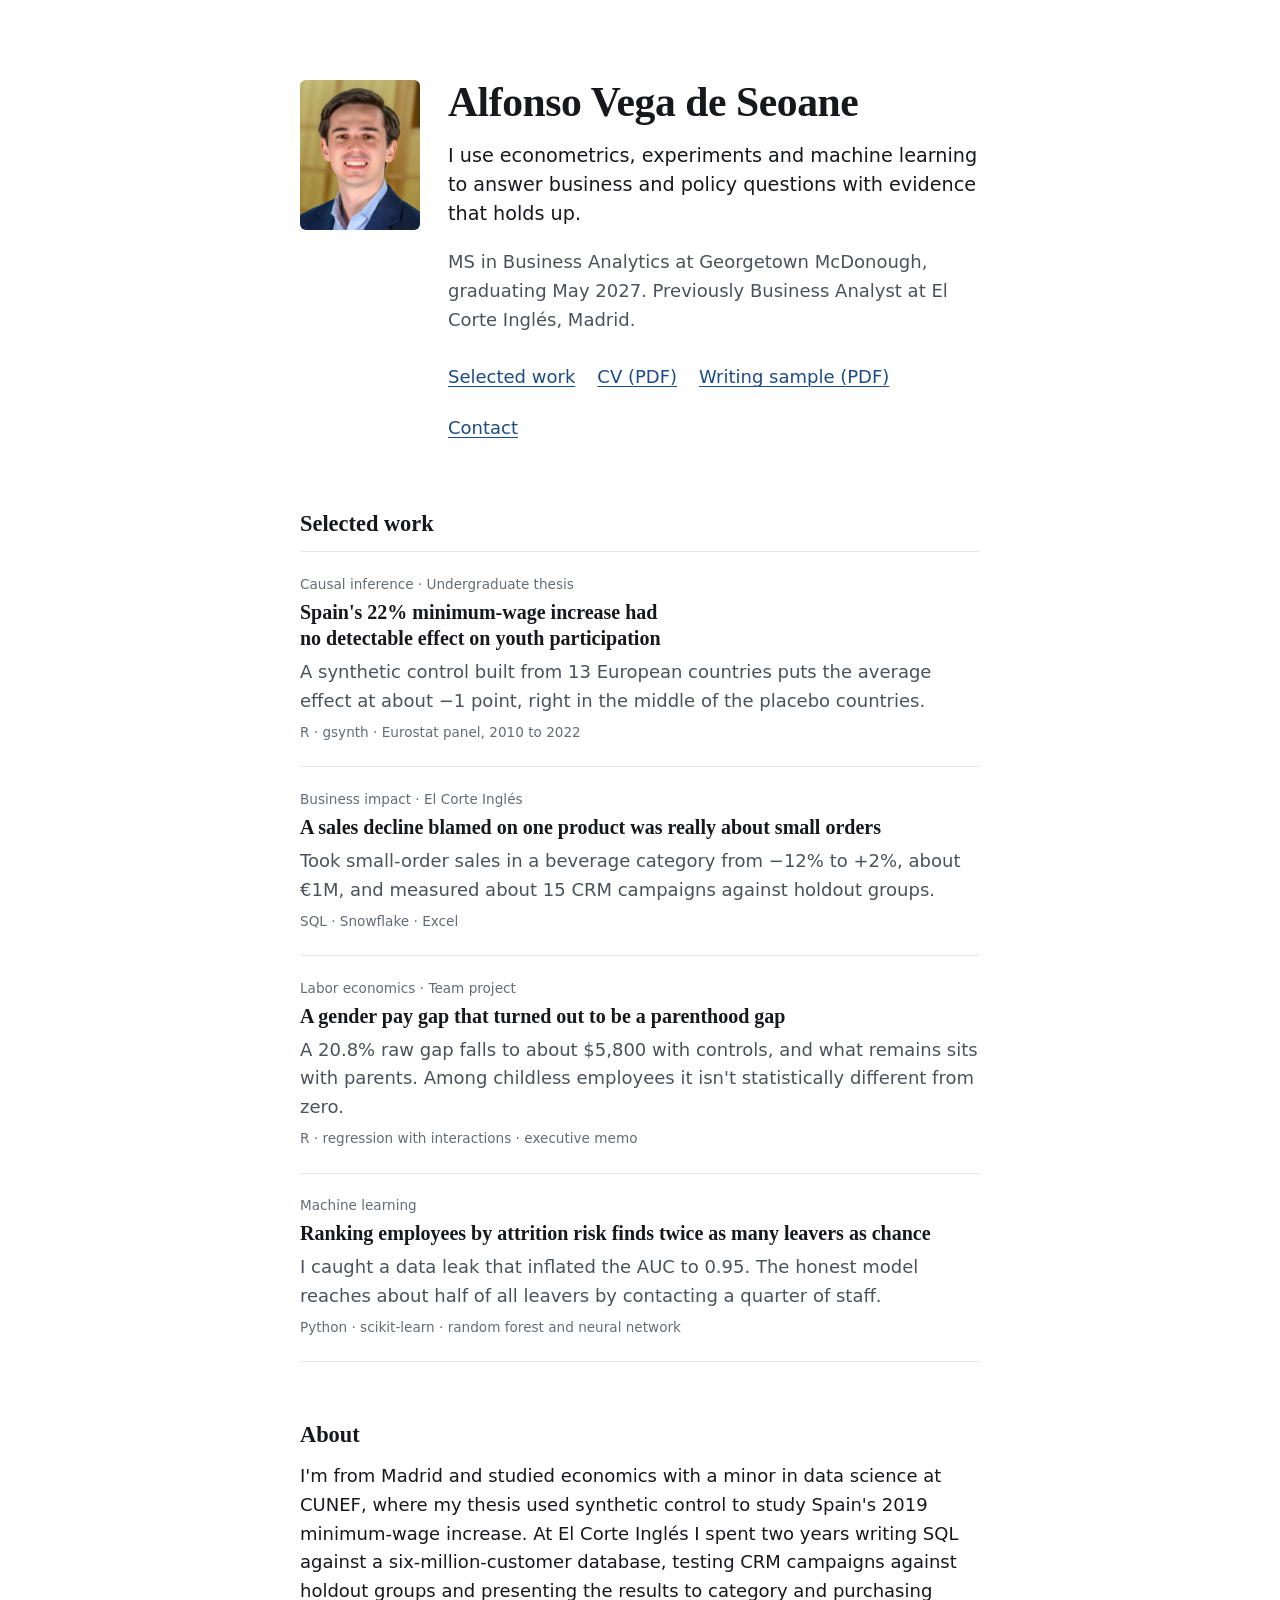
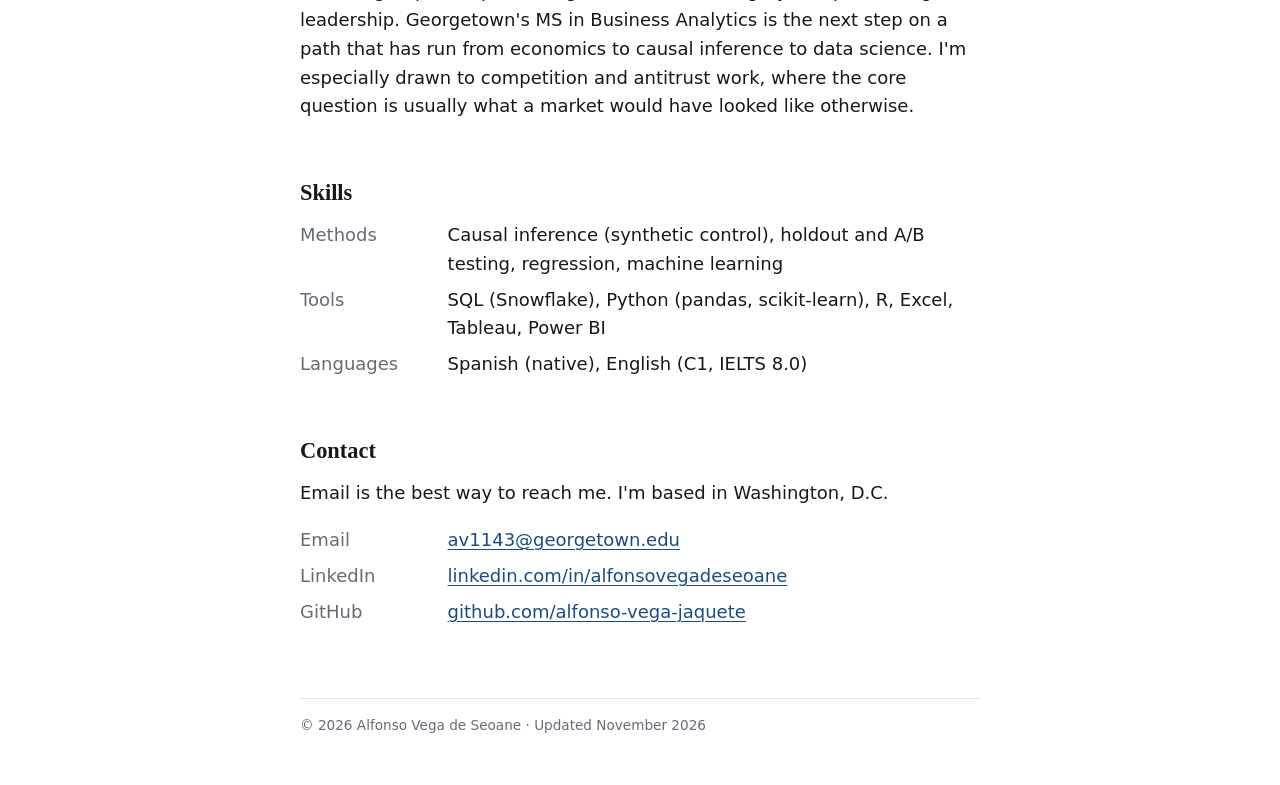
<file: index.html>
<!DOCTYPE html>
<html lang="en">
<head>
<meta charset="utf-8">
<meta name="viewport" content="width=device-width, initial-scale=1">
<title>Alfonso Vega de Seoane</title>
<meta name="description" content="Alfonso Vega de Seoane uses econometrics, experiments and machine learning to answer business and policy questions. MS in Business Analytics at Georgetown McDonough.">
<meta name="color-scheme" content="light dark">
<link rel="canonical" href="https://alfonso-vega-jaquete.github.io/">
<meta property="og:type" content="website">
<meta property="og:title" content="Alfonso Vega de Seoane">
<meta property="og:description" content="Econometrics, experiments and machine learning for business and policy questions. Selected work, CV and writing sample.">
<meta property="og:url" content="https://alfonso-vega-jaquete.github.io/">
<meta property="og:image" content="https://alfonso-vega-jaquete.github.io/assets/og-card.jpg">
<meta name="twitter:card" content="summary_large_image">
<link rel="icon" href="assets/favicon.svg" type="image/svg+xml">
<link rel="stylesheet" href="assets/style.css">
</head>
<body>
<a class="skip" href="#main">Skip to content</a>
<div class="wrap">
<header class="intro">
  <img src="assets/alfonso.jpg" width="120" height="150" alt="Portrait of Alfonso Vega de Seoane">
  <div>
    <h1>Alfonso Vega de Seoane</h1>
    <p class="lede">I use econometrics, experiments and machine learning to answer business and policy questions with evidence that holds up.</p>
    <p class="status">MS in Business Analytics at Georgetown McDonough, graduating May 2027. Previously Business Analyst at El Corte Inglés, Madrid.</p>
    <ul class="quick">
      <li><a href="#work">Selected work</a></li>
      <li><a href="Alfonso-Vega-de-Seoane-CV.pdf">CV (PDF)</a></li>
      <li><a href="Alfonso-Vega-de-Seoane-Writing-Sample.pdf">Writing sample (PDF)</a></li>
      <li><a href="#contact">Contact</a></li>
    </ul>
  </div>
</header>

<main id="main">
<section id="work" aria-labelledby="work-h">
  <h2 id="work-h">Selected work</h2>
  <ul class="cases">
    <li class="case">
      <p class="case-tag">Causal inference · Undergraduate thesis</p>
      <h3><a href="work/minimum-wage-spain.html">Spain's 22% minimum-wage increase had no detectable effect on youth participation</a></h3>
      <p class="case-key">A synthetic control built from 13 European countries puts the average effect at about −1 point, right in the middle of the placebo countries.</p>
      <p class="case-tools">R · gsynth · Eurostat panel, 2010 to 2022</p>
    </li>
    <li class="case">
      <p class="case-tag">Business impact · El Corte Inglés</p>
      <h3><a href="work/el-corte-ingles.html">A sales decline blamed on one product was really about small orders</a></h3>
      <p class="case-key">Took small-order sales in a beverage category from −12% to +2%, about €1M, and measured about 15 CRM campaigns against holdout groups.</p>
      <p class="case-tools">SQL · Snowflake · Excel</p>
    </li>
    <li class="case">
      <p class="case-tag">Labor economics · Team project</p>
      <h3><a href="work/pay-gap-parenthood.html">A gender pay gap that turned out to be a parenthood gap</a></h3>
      <p class="case-key">A 20.8% raw gap falls to about $5,800 with controls, and what remains sits with parents. Among childless employees it isn't statistically different from zero.</p>
      <p class="case-tools">R · regression with interactions · executive memo</p>
    </li>
    <li class="case">
      <p class="case-tag">Machine learning</p>
      <h3><a href="work/attrition-risk.html">Ranking employees by attrition risk finds twice as many leavers as chance</a></h3>
      <p class="case-key">I caught a data leak that inflated the AUC to 0.95. The honest model reaches about half of all leavers by contacting a quarter of staff.</p>
      <p class="case-tools">Python · scikit-learn · random forest and neural network</p>
    </li>
  </ul>
</section>

<section id="about" aria-labelledby="about-h">
  <h2 id="about-h">About</h2>
  <p>I'm from Madrid and studied economics with a minor in data science at CUNEF, where my thesis used synthetic control to study Spain's 2019 minimum-wage increase. At El Corte Inglés I spent two years writing SQL against a six-million-customer database, testing CRM campaigns against holdout groups and presenting the results to category and purchasing leadership. Georgetown's MS in Business Analytics is the next step on a path that has run from economics to causal inference to data science. I'm especially drawn to competition and antitrust work, where the core question is usually what a market would have looked like otherwise.</p>
</section>

<section id="skills" aria-labelledby="skills-h">
  <h2 id="skills-h">Skills</h2>
  <dl class="facts">
    <dt>Methods</dt><dd>Causal inference (synthetic control), holdout and A/B testing, regression, machine learning</dd>
    <dt>Tools</dt><dd>SQL (Snowflake), Python (pandas, scikit-learn), R, Excel, Tableau, Power BI</dd>
    <dt>Languages</dt><dd>Spanish (native), English (C1, IELTS 8.0)</dd>
  </dl>
</section>

<section id="contact" aria-labelledby="contact-h">
  <h2 id="contact-h">Contact</h2>
  <p>Email is the best way to reach me. I'm based in Washington, D.C.</p>
  <dl class="facts">
    <dt>Email</dt><dd><a href="mailto:av1143@georgetown.edu">av1143@georgetown.edu</a></dd>
    <dt>LinkedIn</dt><dd><a href="https://www.linkedin.com/in/alfonsovegadeseoane/">linkedin.com/in/alfonsovegadeseoane</a></dd>
    <dt>GitHub</dt><dd><a href="https://github.com/alfonso-vega-jaquete">github.com/alfonso-vega-jaquete</a></dd>
  </dl>
</section>
</main>

<footer>© 2026 Alfonso Vega de Seoane · Updated November 2026</footer>
</div>
</body>
</html>
</file>
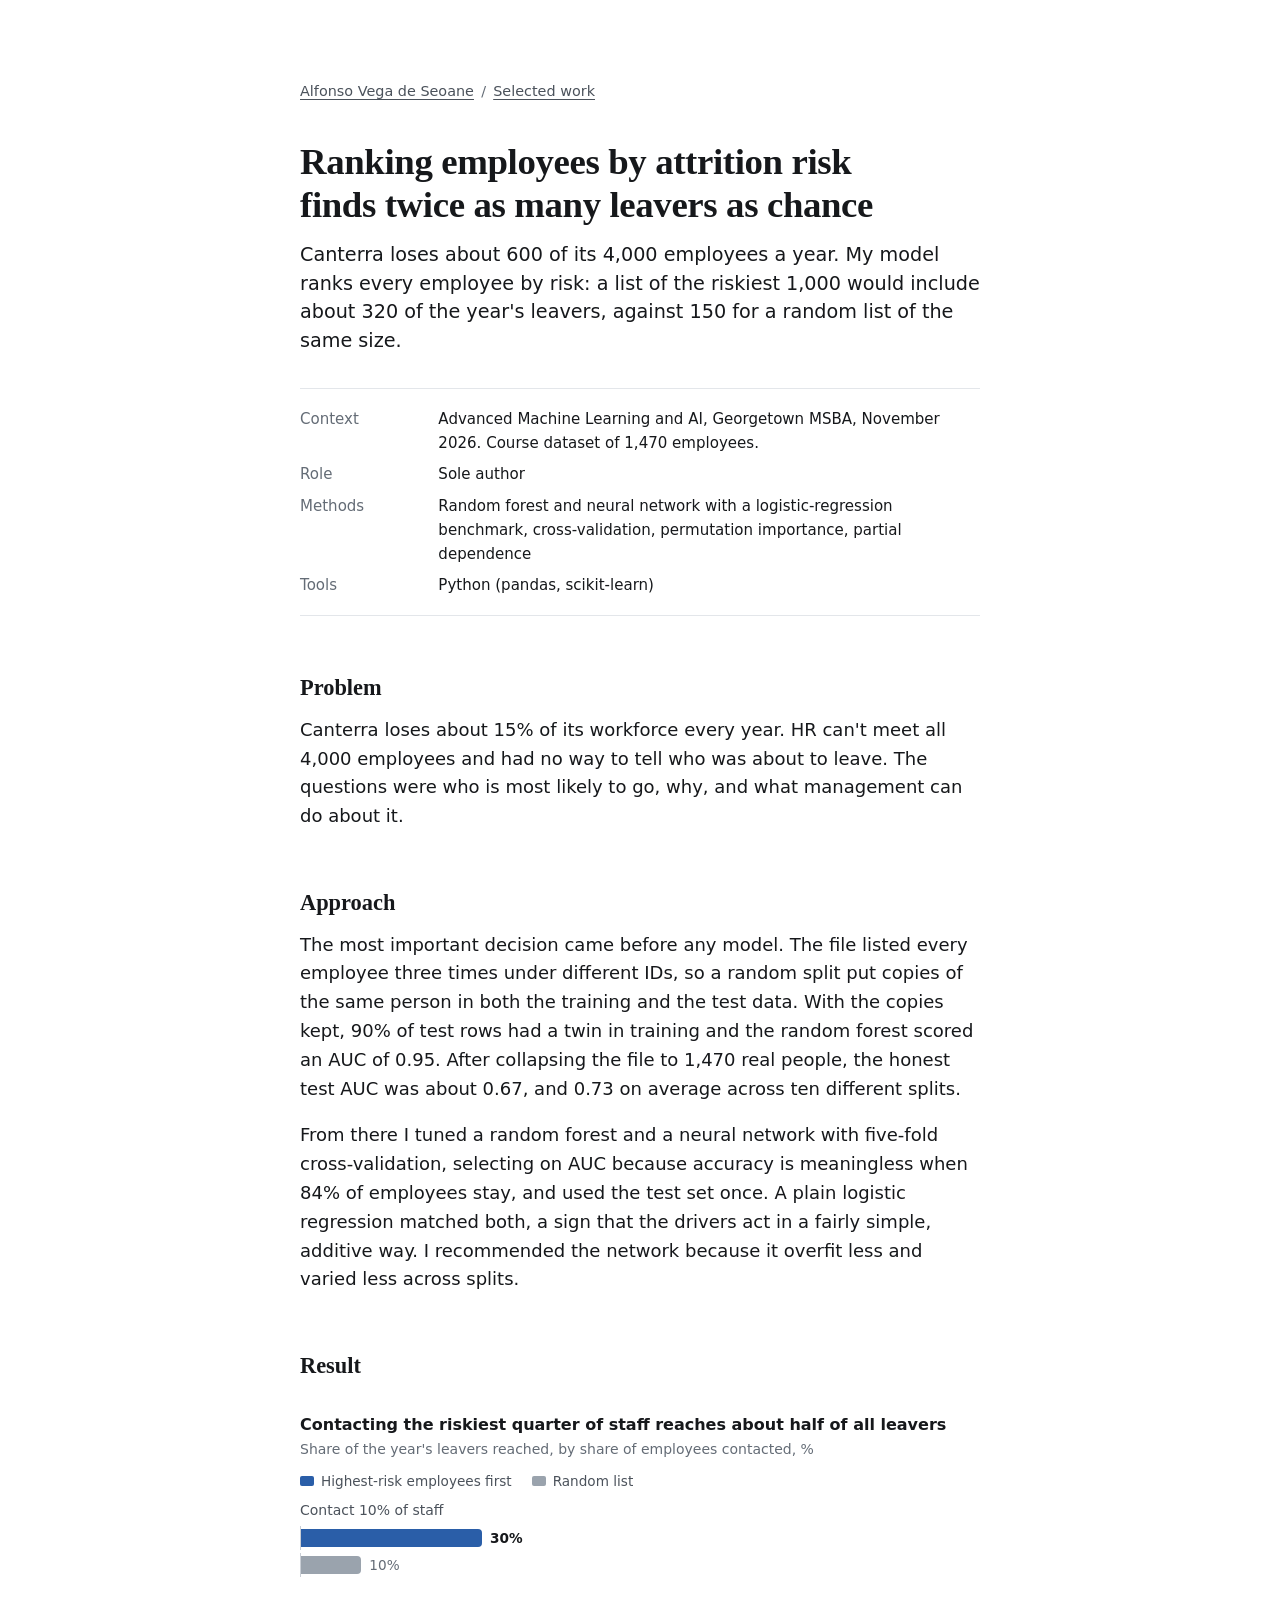
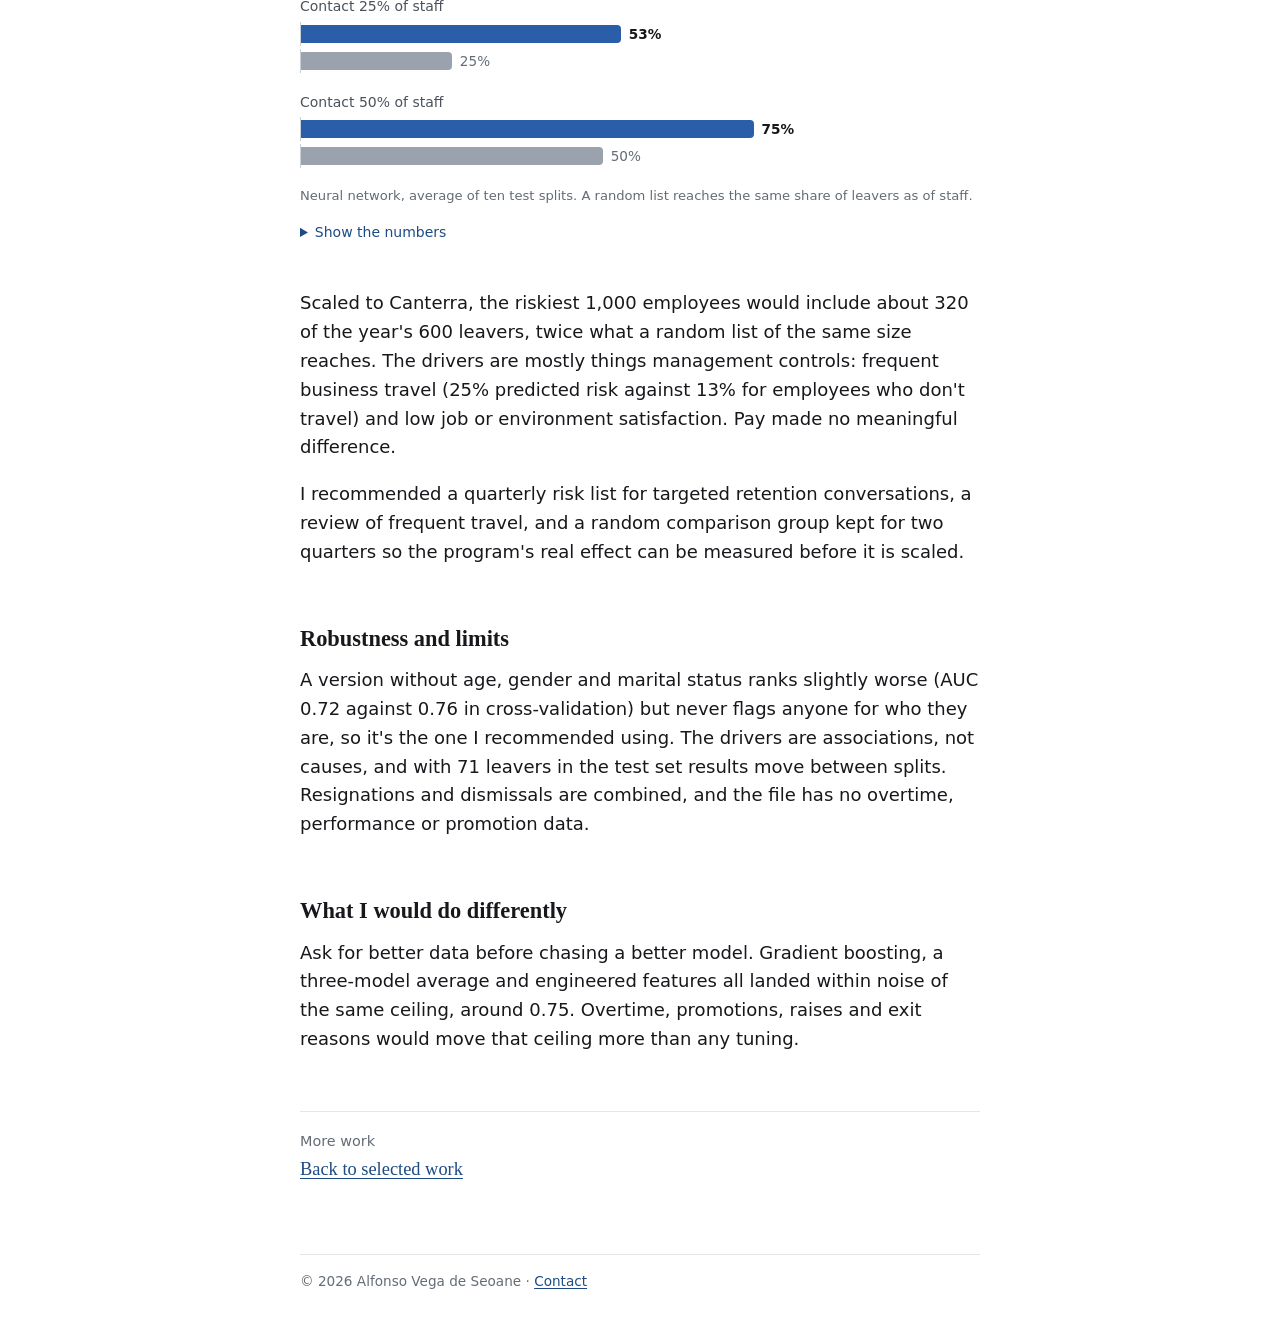
<file: work/attrition-risk.html>
<!DOCTYPE html>
<html lang="en">
<head>
<meta charset="utf-8">
<meta name="viewport" content="width=device-width, initial-scale=1">
<title>Ranking employees by attrition risk · Alfonso Vega de Seoane</title>
<meta name="description" content="An attrition model that reaches twice as many leavers as a random list, after removing a data leak that faked an AUC of 0.95.">
<meta name="color-scheme" content="light dark">
<link rel="canonical" href="https://alfonso-vega-jaquete.github.io/work/attrition-risk.html">
<meta property="og:type" content="article">
<meta property="og:title" content="Ranking employees by attrition risk finds twice as many leavers as chance">
<meta property="og:description" content="Random forest and neural network, honest evaluation and a fairness-aware version. Case study by Alfonso Vega de Seoane.">
<meta property="og:url" content="https://alfonso-vega-jaquete.github.io/work/attrition-risk.html">
<meta property="og:image" content="https://alfonso-vega-jaquete.github.io/assets/og-card.jpg">
<link rel="icon" href="../assets/favicon.svg" type="image/svg+xml">
<link rel="stylesheet" href="../assets/style.css">
</head>
<body class="case-page">
<a class="skip" href="#main">Skip to content</a>
<div class="wrap">
<nav class="crumbs" aria-label="Breadcrumb"><a href="../index.html">Alfonso Vega de Seoane</a><span aria-hidden="true">/</span><a href="../index.html#work">Selected work</a></nav>
<main id="main">
<article>
<h1>Ranking employees by attrition risk finds twice as many leavers as chance</h1>
<p class="lede">Canterra loses about 600 of its 4,000 employees a year. My model ranks every employee by risk: a list of the riskiest 1,000 would include about 320 of the year's leavers, against 150 for a random list of the same size.</p>

<dl class="glance">
  <dt>Context</dt><dd>Advanced Machine Learning and AI, Georgetown MSBA, November 2026. Course dataset of 1,470 employees.</dd>
  <dt>Role</dt><dd>Sole author</dd>
  <dt>Methods</dt><dd>Random forest and neural network with a logistic-regression benchmark, cross-validation, permutation importance, partial dependence</dd>
  <dt>Tools</dt><dd>Python (pandas, scikit-learn)</dd>
</dl>

<h2>Problem</h2>
<p>Canterra loses about 15% of its workforce every year. HR can't meet all 4,000 employees and had no way to tell who was about to leave. The questions were who is most likely to go, why, and what management can do about it.</p>

<h2>Approach</h2>
<p>The most important decision came before any model. The file listed every employee three times under different IDs, so a random split put copies of the same person in both the training and the test data. With the copies kept, 90% of test rows had a twin in training and the random forest scored an AUC of 0.95. After collapsing the file to 1,470 real people, the honest test AUC was about 0.67, and 0.73 on average across ten different splits.</p>
<p>From there I tuned a random forest and a neural network with five-fold cross-validation, selecting on AUC because accuracy is meaningless when 84% of employees stay, and used the test set once. A plain logistic regression matched both, a sign that the drivers act in a fairly simple, additive way. I recommended the network because it overfit less and varied less across splits.</p>

<h2>Result</h2>
<figure>
  <p class="fig-title">Contacting the riskiest quarter of staff reaches about half of all leavers</p>
  <p class="fig-sub">Share of the year's leavers reached, by share of employees contacted, %</p>
  <ul class="legend">
    <li><span class="key k-s1" aria-hidden="true"></span>Highest-risk employees first</li>
    <li><span class="key k-ctx" aria-hidden="true"></span>Random list</li>
  </ul>
  <div class="gbars" style="--max:100">
    <div class="group"><p class="gname">Contact 10% of staff</p>
      <div class="row base"><span class="bar s1" style="--v:30"></span><span class="val" style="--v:30"><span class="sr">Highest risk first: </span>30%</span></div>
      <div class="row base"><span class="bar ctx" style="--v:10"></span><span class="val soft" style="--v:10"><span class="sr">Random list: </span>10%</span></div>
    </div>
    <div class="group"><p class="gname">Contact 25% of staff</p>
      <div class="row base"><span class="bar s1" style="--v:53"></span><span class="val" style="--v:53"><span class="sr">Highest risk first: </span>53%</span></div>
      <div class="row base"><span class="bar ctx" style="--v:25"></span><span class="val soft" style="--v:25"><span class="sr">Random list: </span>25%</span></div>
    </div>
    <div class="group"><p class="gname">Contact 50% of staff</p>
      <div class="row base"><span class="bar s1" style="--v:75"></span><span class="val" style="--v:75"><span class="sr">Highest risk first: </span>75%</span></div>
      <div class="row base"><span class="bar ctx" style="--v:50"></span><span class="val soft" style="--v:50"><span class="sr">Random list: </span>50%</span></div>
    </div>
  </div>
  <figcaption>Neural network, average of ten test splits. A random list reaches the same share of leavers as of staff.
  <details class="numbers"><summary>Show the numbers</summary>
    <div class="scroll"><table>
      <thead><tr><th scope="col">Staff contacted</th><th scope="col">Of 4,000</th><th scope="col">Leavers reached, model</th><th scope="col">Random list</th></tr></thead>
      <tbody>
        <tr><td>Top 10%</td><td>400</td><td>about 180 (30%)</td><td>60 (10%)</td></tr>
        <tr><td>Top 25%</td><td>1,000</td><td>about 320 (53%)</td><td>150 (25%)</td></tr>
        <tr><td>Top 50%</td><td>2,000</td><td>about 450 (75%)</td><td>300 (50%)</td></tr>
      </tbody>
    </table></div>
  </details>
  </figcaption>
</figure>
<p>Scaled to Canterra, the riskiest 1,000 employees would include about 320 of the year's 600 leavers, twice what a random list of the same size reaches. The drivers are mostly things management controls: frequent business travel (25% predicted risk against 13% for employees who don't travel) and low job or environment satisfaction. Pay made no meaningful difference.</p>
<p>I recommended a quarterly risk list for targeted retention conversations, a review of frequent travel, and a random comparison group kept for two quarters so the program's real effect can be measured before it is scaled.</p>

<h2>Robustness and limits</h2>
<p>A version without age, gender and marital status ranks slightly worse (AUC 0.72 against 0.76 in cross-validation) but never flags anyone for who they are, so it's the one I recommended using. The drivers are associations, not causes, and with 71 leavers in the test set results move between splits. Resignations and dismissals are combined, and the file has no overtime, performance or promotion data.</p>

<h2>What I would do differently</h2>
<p>Ask for better data before chasing a better model. Gradient boosting, a three-model average and engineered features all landed within noise of the same ceiling, around 0.75. Overtime, promotions, raises and exit reasons would move that ceiling more than any tuning.</p>
</article>
</main>
<nav class="next" aria-label="Back to all work">More work<br><a href="../index.html#work">Back to selected work</a></nav>
<footer>© 2026 Alfonso Vega de Seoane · <a href="../index.html#contact">Contact</a></footer>
</div>
</body>
</html>
</file>
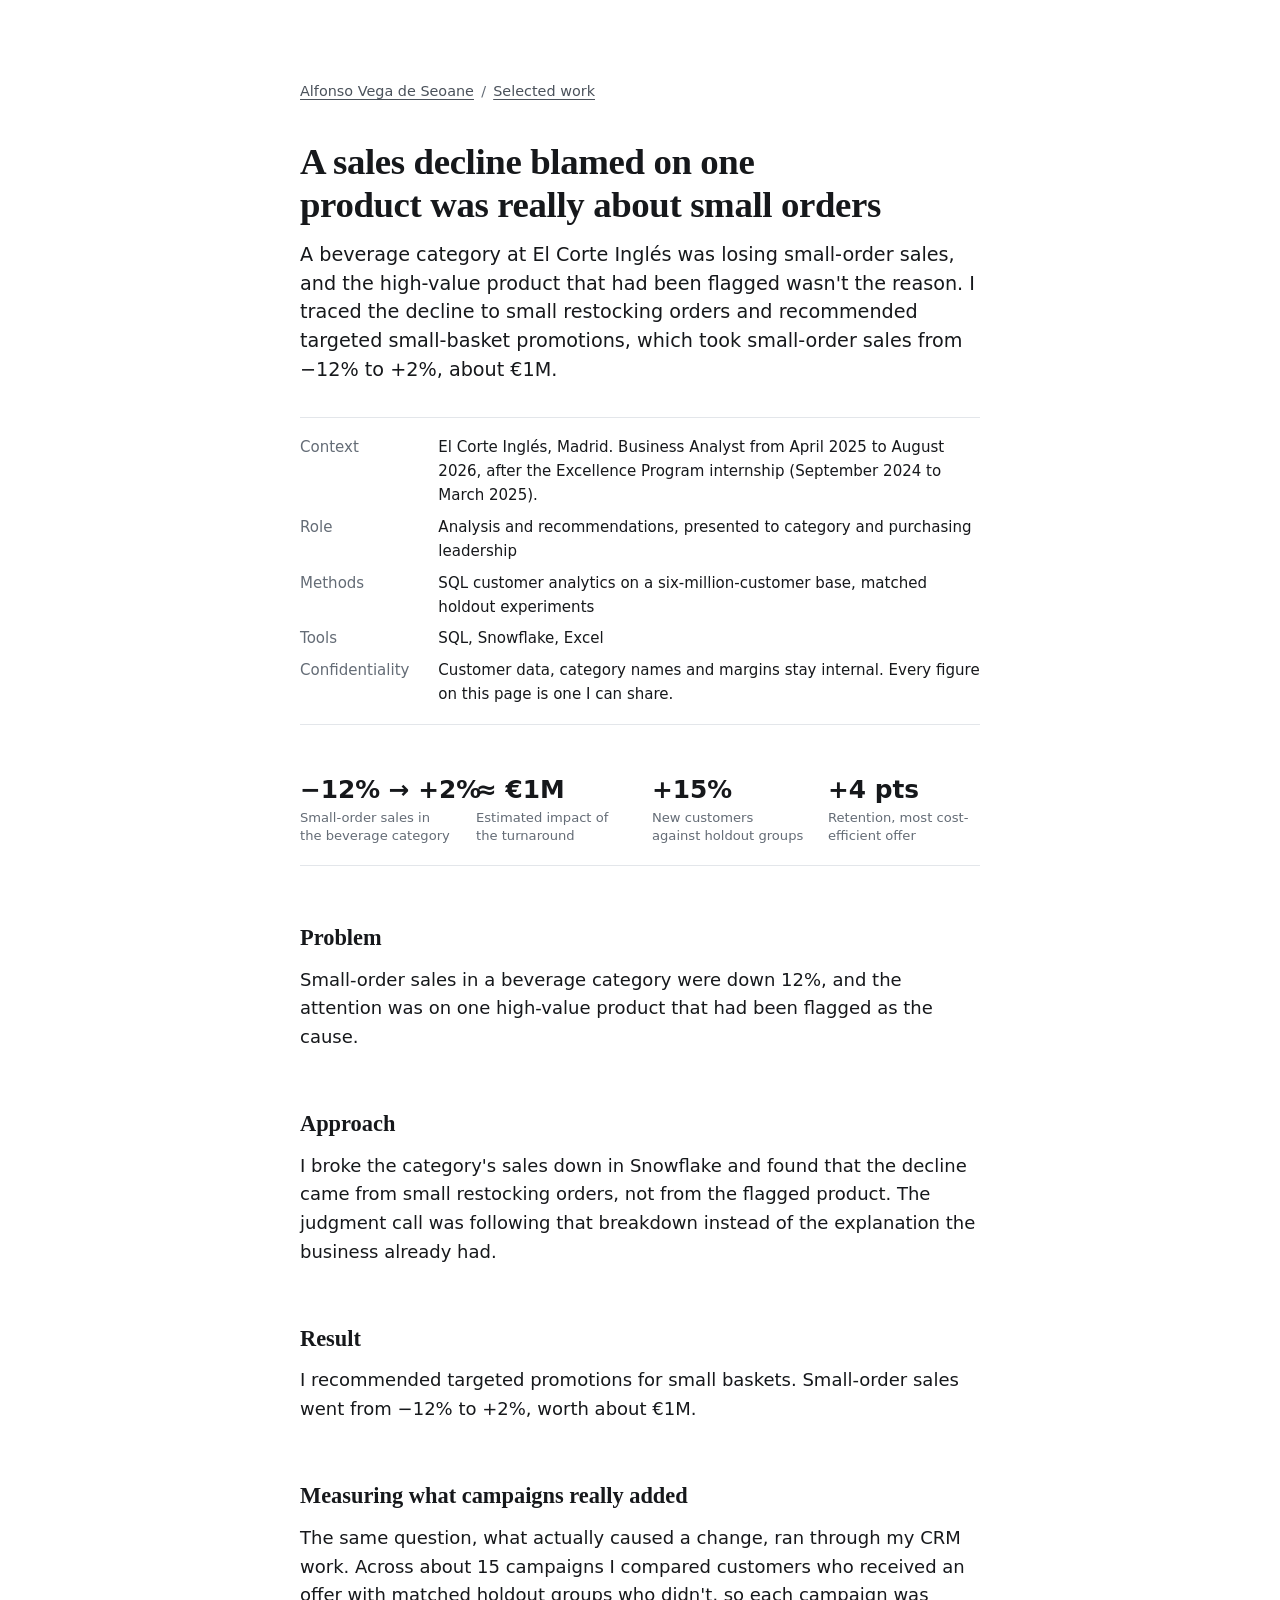
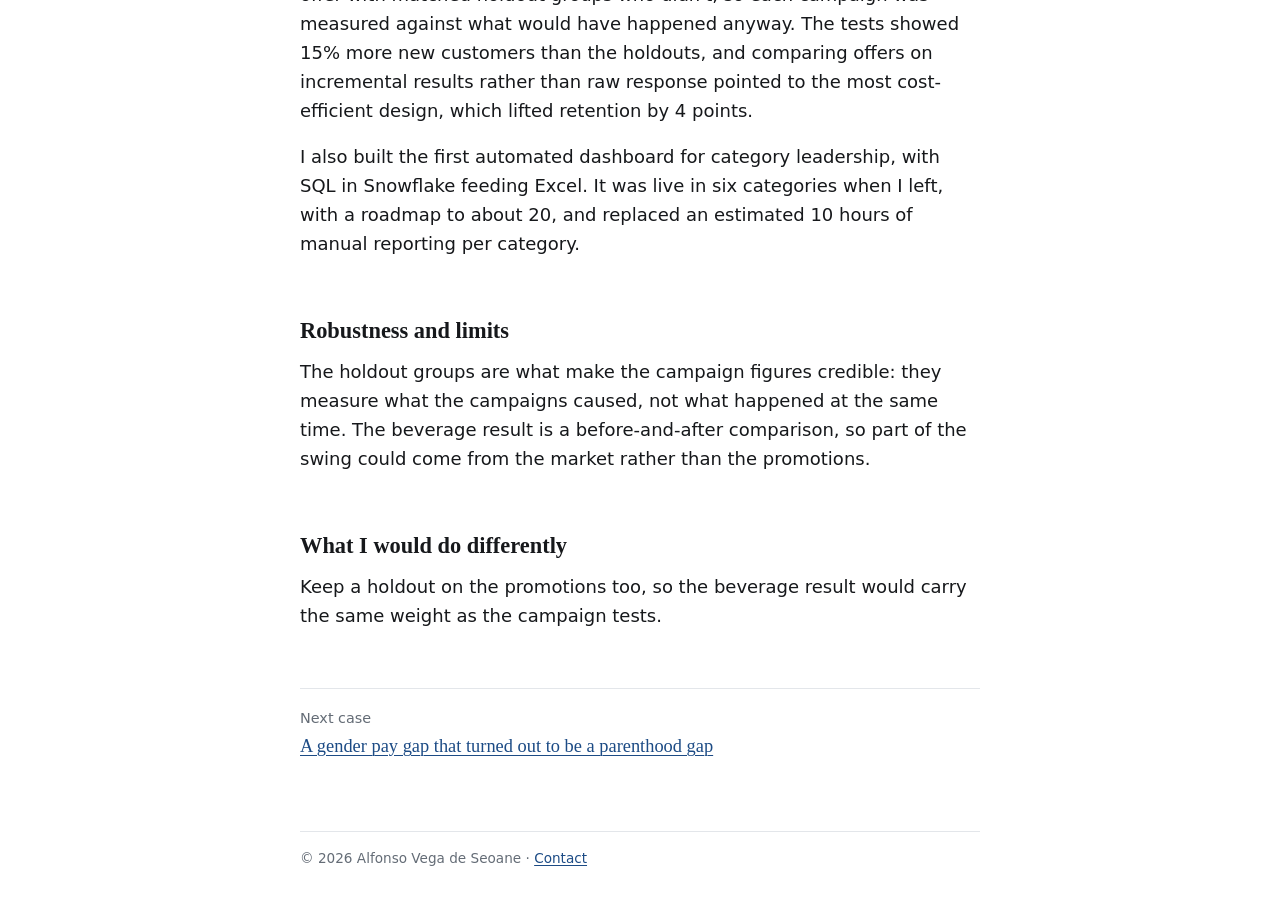
<file: work/el-corte-ingles.html>
<!DOCTYPE html>
<html lang="en">
<head>
<meta charset="utf-8">
<meta name="viewport" content="width=device-width, initial-scale=1">
<title>Small orders and holdout tests · Alfonso Vega de Seoane</title>
<meta name="description" content="How a beverage category's decline was traced to small restocking orders, and how CRM campaigns were measured against holdout groups at El Corte Inglés.">
<meta name="color-scheme" content="light dark">
<link rel="canonical" href="https://alfonso-vega-jaquete.github.io/work/el-corte-ingles.html">
<meta property="og:type" content="article">
<meta property="og:title" content="A sales decline blamed on one product was really about small orders">
<meta property="og:description" content="Business analytics at El Corte Inglés: root-cause analysis and holdout-tested CRM campaigns. Case study by Alfonso Vega de Seoane.">
<meta property="og:url" content="https://alfonso-vega-jaquete.github.io/work/el-corte-ingles.html">
<meta property="og:image" content="https://alfonso-vega-jaquete.github.io/assets/og-card.jpg">
<link rel="icon" href="../assets/favicon.svg" type="image/svg+xml">
<link rel="stylesheet" href="../assets/style.css">
</head>
<body class="case-page">
<a class="skip" href="#main">Skip to content</a>
<div class="wrap">
<nav class="crumbs" aria-label="Breadcrumb"><a href="../index.html">Alfonso Vega de Seoane</a><span aria-hidden="true">/</span><a href="../index.html#work">Selected work</a></nav>
<main id="main">
<article>
<h1>A sales decline blamed on one product was really about small orders</h1>
<p class="lede">A beverage category at El Corte Inglés was losing small-order sales, and the high-value product that had been flagged wasn't the reason. I traced the decline to small restocking orders and recommended targeted small-basket promotions, which took small-order sales from −12% to +2%, about €1M.</p>

<dl class="glance">
  <dt>Context</dt><dd>El Corte Inglés, Madrid. Business Analyst from April 2025 to August 2026, after the Excellence Program internship (September 2024 to March 2025).</dd>
  <dt>Role</dt><dd>Analysis and recommendations, presented to category and purchasing leadership</dd>
  <dt>Methods</dt><dd>SQL customer analytics on a six-million-customer base, matched holdout experiments</dd>
  <dt>Tools</dt><dd>SQL, Snowflake, Excel</dd>
  <dt>Confidentiality</dt><dd>Customer data, category names and margins stay internal. Every figure on this page is one I can share.</dd>
</dl>

<div class="stats">
  <div class="stat"><div class="v">−12% → +2%</div><div class="l">Small-order sales in the beverage category</div></div>
  <div class="stat"><div class="v">≈ €1M</div><div class="l">Estimated impact of the turnaround</div></div>
  <div class="stat"><div class="v">+15%</div><div class="l">New customers against holdout groups</div></div>
  <div class="stat"><div class="v">+4 pts</div><div class="l">Retention, most cost-efficient offer</div></div>
</div>

<h2>Problem</h2>
<p>Small-order sales in a beverage category were down 12%, and the attention was on one high-value product that had been flagged as the cause.</p>

<h2>Approach</h2>
<p>I broke the category's sales down in Snowflake and found that the decline came from small restocking orders, not from the flagged product. The judgment call was following that breakdown instead of the explanation the business already had.</p>

<h2>Result</h2>
<p>I recommended targeted promotions for small baskets. Small-order sales went from −12% to +2%, worth about €1M.</p>

<h2>Measuring what campaigns really added</h2>
<p>The same question, what actually caused a change, ran through my CRM work. Across about 15 campaigns I compared customers who received an offer with matched holdout groups who didn't, so each campaign was measured against what would have happened anyway. The tests showed 15% more new customers than the holdouts, and comparing offers on incremental results rather than raw response pointed to the most cost-efficient design, which lifted retention by 4 points.</p>
<p>I also built the first automated dashboard for category leadership, with SQL in Snowflake feeding Excel. It was live in six categories when I left, with a roadmap to about 20, and replaced an estimated 10 hours of manual reporting per category.</p>

<h2>Robustness and limits</h2>
<p>The holdout groups are what make the campaign figures credible: they measure what the campaigns caused, not what happened at the same time. The beverage result is a before-and-after comparison, so part of the swing could come from the market rather than the promotions.</p>

<h2>What I would do differently</h2>
<p>Keep a holdout on the promotions too, so the beverage result would carry the same weight as the campaign tests.</p>
</article>
</main>
<nav class="next" aria-label="Next case">Next case<br><a href="pay-gap-parenthood.html">A gender pay gap that turned out to be a parenthood gap</a></nav>
<footer>© 2026 Alfonso Vega de Seoane · <a href="../index.html#contact">Contact</a></footer>
</div>
</body>
</html>
</file>
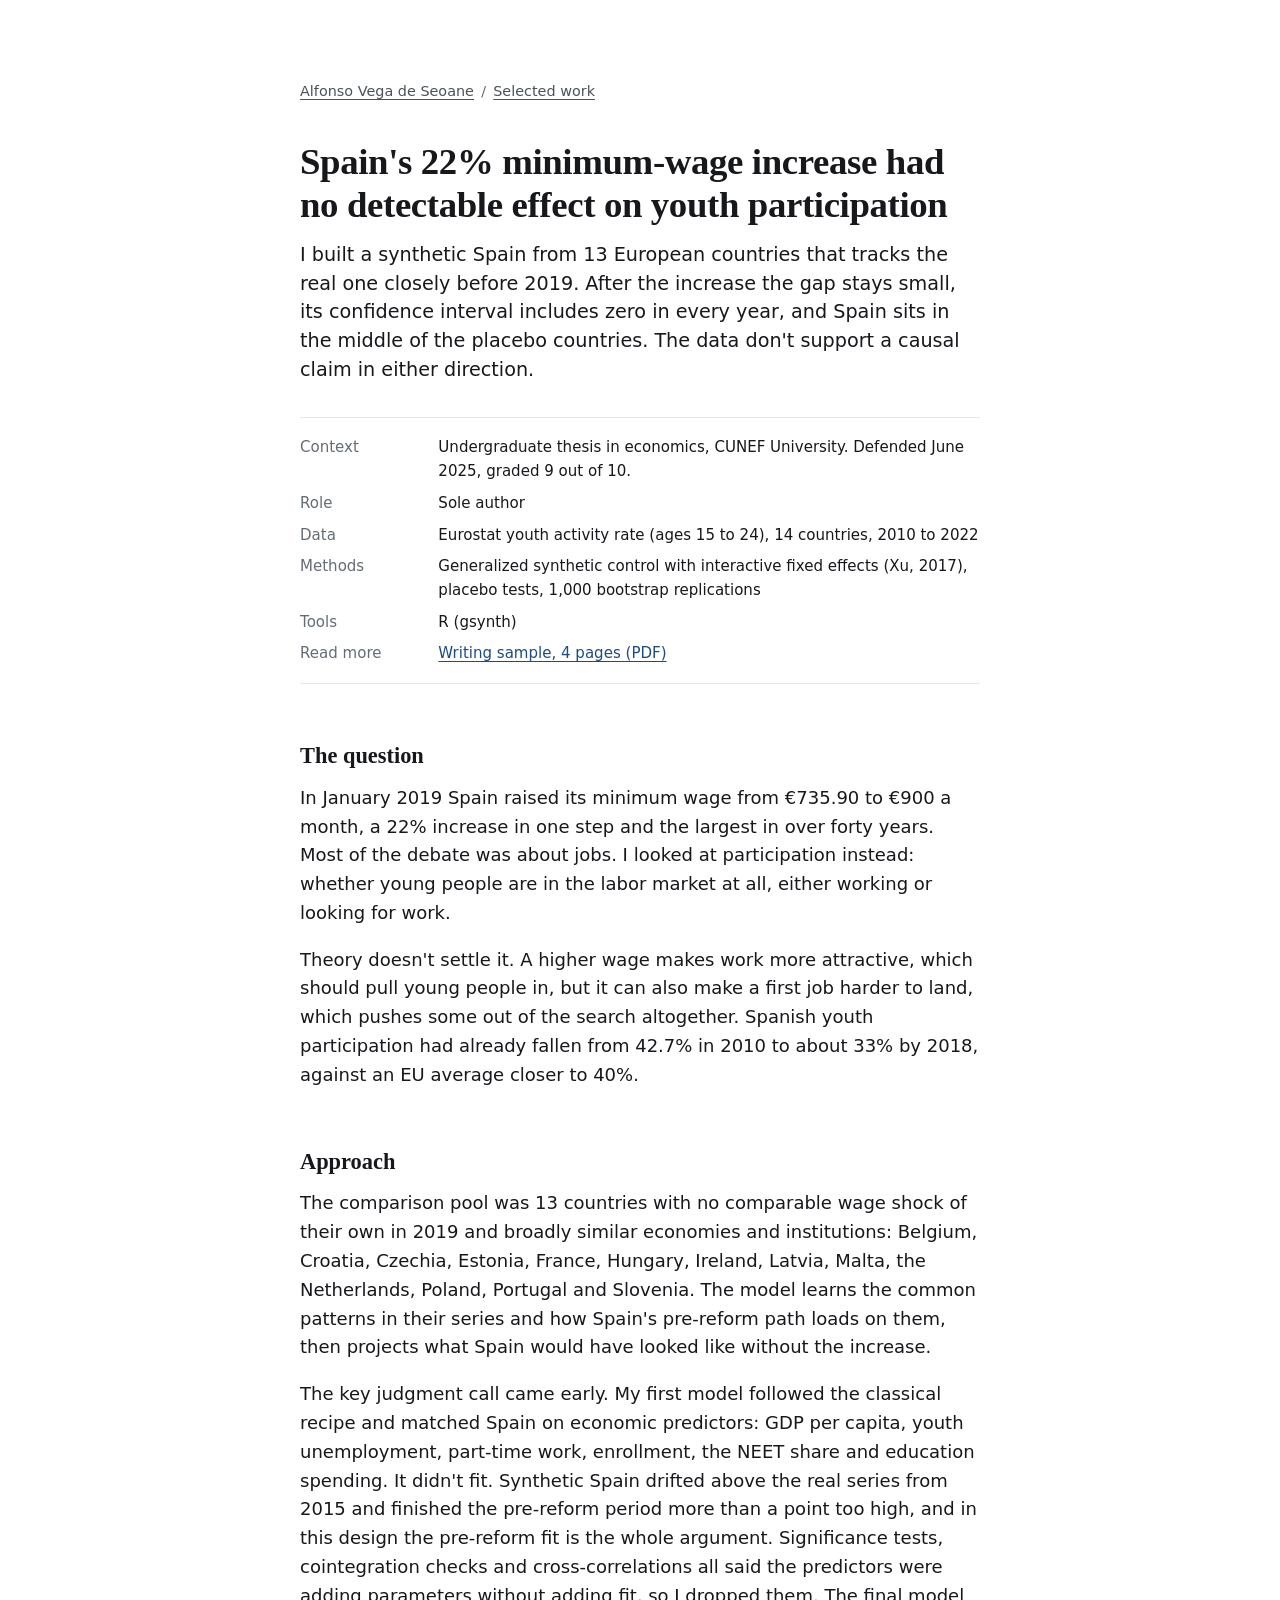
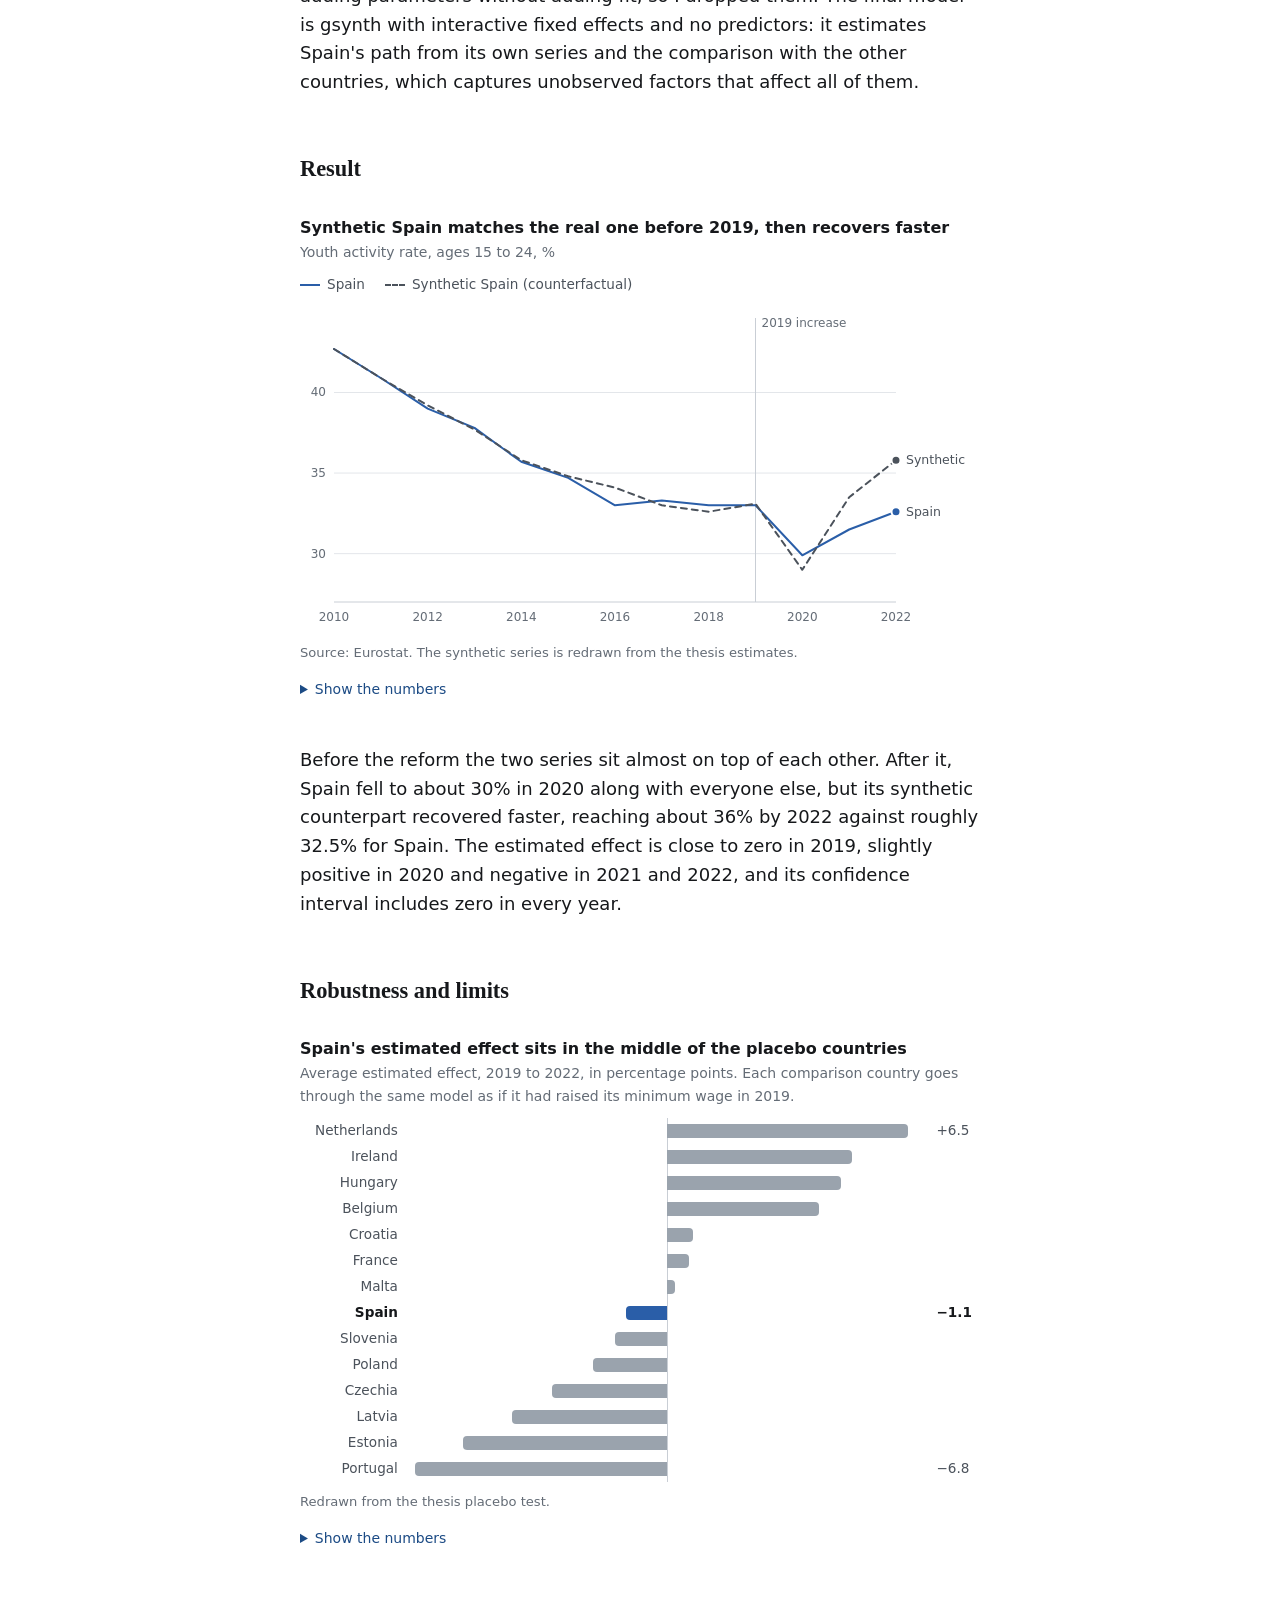
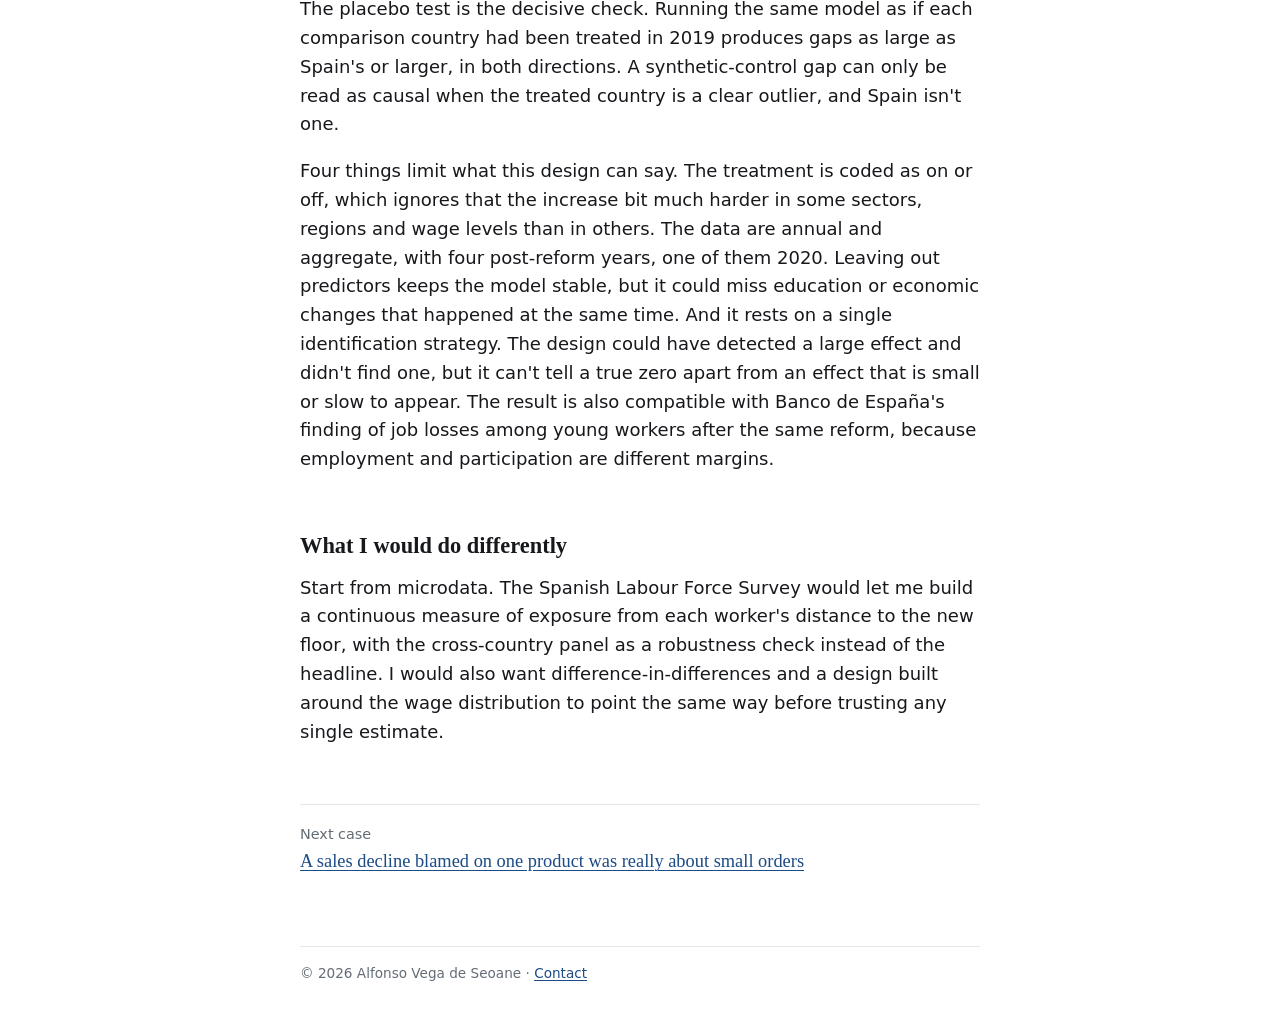
<file: work/minimum-wage-spain.html>
<!DOCTYPE html>
<html lang="en">
<head>
<meta charset="utf-8">
<meta name="viewport" content="width=device-width, initial-scale=1">
<title>Minimum wage and youth participation in Spain · Alfonso Vega de Seoane</title>
<meta name="description" content="A synthetic control study of Spain's 2019 minimum-wage increase: no detectable effect on youth labor-force participation, with placebo tests and limits.">
<meta name="color-scheme" content="light dark">
<link rel="canonical" href="https://alfonso-vega-jaquete.github.io/work/minimum-wage-spain.html">
<meta property="og:type" content="article">
<meta property="og:title" content="Spain's 22% minimum-wage increase had no detectable effect on youth participation">
<meta property="og:description" content="Synthetic control on 14 European countries, 2010 to 2022. Case study by Alfonso Vega de Seoane.">
<meta property="og:url" content="https://alfonso-vega-jaquete.github.io/work/minimum-wage-spain.html">
<meta property="og:image" content="https://alfonso-vega-jaquete.github.io/assets/og-card.jpg">
<link rel="icon" href="../assets/favicon.svg" type="image/svg+xml">
<link rel="stylesheet" href="../assets/style.css">
<noscript><style>.chart{display:none}</style></noscript>
</head>
<body class="case-page">
<a class="skip" href="#main">Skip to content</a>
<div class="wrap">
<nav class="crumbs" aria-label="Breadcrumb"><a href="../index.html">Alfonso Vega de Seoane</a><span aria-hidden="true">/</span><a href="../index.html#work">Selected work</a></nav>
<main id="main">
<article>
<h1>Spain's 22% minimum-wage increase had no detectable effect on youth participation</h1>
<p class="lede">I built a synthetic Spain from 13 European countries that tracks the real one closely before 2019. After the increase the gap stays small, its confidence interval includes zero in every year, and Spain sits in the middle of the placebo countries. The data don't support a causal claim in either direction.</p>

<dl class="glance">
  <dt>Context</dt><dd>Undergraduate thesis in economics, CUNEF University. Defended June 2025, graded 9 out of 10.</dd>
  <dt>Role</dt><dd>Sole author</dd>
  <dt>Data</dt><dd>Eurostat youth activity rate (ages 15 to 24), 14 countries, 2010 to 2022</dd>
  <dt>Methods</dt><dd>Generalized synthetic control with interactive fixed effects (Xu, 2017), placebo tests, 1,000 bootstrap replications</dd>
  <dt>Tools</dt><dd>R (gsynth)</dd>
  <dt>Read more</dt><dd><a href="../Alfonso-Vega-de-Seoane-Writing-Sample.pdf">Writing sample, 4 pages (PDF)</a></dd>
</dl>

<h2>The question</h2>
<p>In January 2019 Spain raised its minimum wage from €735.90 to €900 a month, a 22% increase in one step and the largest in over forty years. Most of the debate was about jobs. I looked at participation instead: whether young people are in the labor market at all, either working or looking for work.</p>
<p>Theory doesn't settle it. A higher wage makes work more attractive, which should pull young people in, but it can also make a first job harder to land, which pushes some out of the search altogether. Spanish youth participation had already fallen from 42.7% in 2010 to about 33% by 2018, against an EU average closer to 40%.</p>

<h2>Approach</h2>
<p>The comparison pool was 13 countries with no comparable wage shock of their own in 2019 and broadly similar economies and institutions: Belgium, Croatia, Czechia, Estonia, France, Hungary, Ireland, Latvia, Malta, the Netherlands, Poland, Portugal and Slovenia. The model learns the common patterns in their series and how Spain's pre-reform path loads on them, then projects what Spain would have looked like without the increase.</p>
<p>The key judgment call came early. My first model followed the classical recipe and matched Spain on economic predictors: GDP per capita, youth unemployment, part-time work, enrollment, the NEET share and education spending. It didn't fit. Synthetic Spain drifted above the real series from 2015 and finished the pre-reform period more than a point too high, and in this design the pre-reform fit is the whole argument. Significance tests, cointegration checks and cross-correlations all said the predictors were adding parameters without adding fit, so I dropped them. The final model is gsynth with interactive fixed effects and no predictors: it estimates Spain's path from its own series and the comparison with the other countries, which captures unobserved factors that affect all of them.</p>

<h2>Result</h2>
<figure>
  <p class="fig-title">Synthetic Spain matches the real one before 2019, then recovers faster</p>
  <p class="fig-sub">Youth activity rate, ages 15 to 24, %</p>
  <ul class="legend">
    <li><span class="key line k-s1" aria-hidden="true"></span>Spain</li>
    <li><span class="key line dash k-syn" aria-hidden="true"></span>Synthetic Spain (counterfactual)</li>
  </ul>
  <div class="chart" data-src="d-trend" data-label="Line chart of Spain's youth activity rate and its synthetic counterpart, 2010 to 2022. The two lines match until 2019. By 2022 the synthetic Spain is at 35.8% and the real one at 32.6%."></div>
  <figcaption>Source: Eurostat. The synthetic series is redrawn from the thesis estimates.
  <details class="numbers"><summary>Show the numbers</summary>
    <div class="scroll"><table>
      <thead><tr><th scope="col">Year</th><th scope="col">Spain</th><th scope="col">Synthetic Spain</th><th scope="col">Gap (points)</th></tr></thead>
      <tbody>
        <tr><td>2010</td><td>42.7</td><td>42.7</td><td>0.0</td></tr>
        <tr><td>2011</td><td>40.9</td><td>40.9</td><td>0.0</td></tr>
        <tr><td>2012</td><td>39.0</td><td>39.2</td><td>−0.2</td></tr>
        <tr><td>2013</td><td>37.8</td><td>37.7</td><td>0.1</td></tr>
        <tr><td>2014</td><td>35.7</td><td>35.8</td><td>−0.1</td></tr>
        <tr><td>2015</td><td>34.7</td><td>34.8</td><td>−0.1</td></tr>
        <tr><td>2016</td><td>33.0</td><td>34.1</td><td>−1.1</td></tr>
        <tr><td>2017</td><td>33.3</td><td>33.0</td><td>0.3</td></tr>
        <tr><td>2018</td><td>33.0</td><td>32.6</td><td>0.4</td></tr>
        <tr><td>2019</td><td>33.0</td><td>33.1</td><td>−0.1</td></tr>
        <tr><td>2020</td><td>29.9</td><td>29.0</td><td>0.9</td></tr>
        <tr><td>2021</td><td>31.5</td><td>33.5</td><td>−2.0</td></tr>
        <tr><td>2022</td><td>32.6</td><td>35.8</td><td>−3.2</td></tr>
      </tbody>
    </table></div>
  </details>
  </figcaption>
</figure>
<p>Before the reform the two series sit almost on top of each other. After it, Spain fell to about 30% in 2020 along with everyone else, but its synthetic counterpart recovered faster, reaching about 36% by 2022 against roughly 32.5% for Spain. The estimated effect is close to zero in 2019, slightly positive in 2020 and negative in 2021 and 2022, and its confidence interval includes zero in every year.</p>

<h2>Robustness and limits</h2>
<figure>
  <p class="fig-title">Spain's estimated effect sits in the middle of the placebo countries</p>
  <p class="fig-sub">Average estimated effect, 2019 to 2022, in percentage points. Each comparison country goes through the same model as if it had raised its minimum wage in 2019.</p>
  <ul class="hbars" style="--max:7">
    <li class="show" tabindex="-1"><span class="lab">Netherlands</span><span class="track"><span class="bar pos" style="--v:6.5"></span></span><span class="val">+6.5</span></li>
    <li tabindex="-1"><span class="lab">Ireland</span><span class="track"><span class="bar pos" style="--v:5.0"></span></span><span class="val">+5.0</span></li>
    <li tabindex="-1"><span class="lab">Hungary</span><span class="track"><span class="bar pos" style="--v:4.7"></span></span><span class="val">+4.7</span></li>
    <li tabindex="-1"><span class="lab">Belgium</span><span class="track"><span class="bar pos" style="--v:4.1"></span></span><span class="val">+4.1</span></li>
    <li tabindex="-1"><span class="lab">Croatia</span><span class="track"><span class="bar pos" style="--v:0.7"></span></span><span class="val">+0.7</span></li>
    <li tabindex="-1"><span class="lab">France</span><span class="track"><span class="bar pos" style="--v:0.6"></span></span><span class="val">+0.6</span></li>
    <li tabindex="-1"><span class="lab">Malta</span><span class="track"><span class="bar pos" style="--v:0.2"></span></span><span class="val">+0.2</span></li>
    <li class="hl show" tabindex="-1"><span class="lab">Spain</span><span class="track"><span class="bar neg" style="--v:1.1"></span></span><span class="val">−1.1</span></li>
    <li tabindex="-1"><span class="lab">Slovenia</span><span class="track"><span class="bar neg" style="--v:1.4"></span></span><span class="val">−1.4</span></li>
    <li tabindex="-1"><span class="lab">Poland</span><span class="track"><span class="bar neg" style="--v:2.0"></span></span><span class="val">−2.0</span></li>
    <li tabindex="-1"><span class="lab">Czechia</span><span class="track"><span class="bar neg" style="--v:3.1"></span></span><span class="val">−3.1</span></li>
    <li tabindex="-1"><span class="lab">Latvia</span><span class="track"><span class="bar neg" style="--v:4.2"></span></span><span class="val">−4.2</span></li>
    <li tabindex="-1"><span class="lab">Estonia</span><span class="track"><span class="bar neg" style="--v:5.5"></span></span><span class="val">−5.5</span></li>
    <li class="show" tabindex="-1"><span class="lab">Portugal</span><span class="track"><span class="bar neg" style="--v:6.8"></span></span><span class="val">−6.8</span></li>
  </ul>
  <figcaption>Redrawn from the thesis placebo test.
  <details class="numbers"><summary>Show the numbers</summary>
    <div class="scroll"><table>
      <thead><tr><th scope="col">Country</th><th scope="col">Average effect, 2019 to 2022 (points)</th></tr></thead>
      <tbody>
        <tr><td>Netherlands</td><td>+6.5</td></tr><tr><td>Ireland</td><td>+5.0</td></tr><tr><td>Hungary</td><td>+4.7</td></tr><tr><td>Belgium</td><td>+4.1</td></tr><tr><td>Croatia</td><td>+0.7</td></tr><tr><td>France</td><td>+0.6</td></tr><tr><td>Malta</td><td>+0.2</td></tr><tr><td>Spain</td><td>−1.1</td></tr><tr><td>Slovenia</td><td>−1.4</td></tr><tr><td>Poland</td><td>−2.0</td></tr><tr><td>Czechia</td><td>−3.1</td></tr><tr><td>Latvia</td><td>−4.2</td></tr><tr><td>Estonia</td><td>−5.5</td></tr><tr><td>Portugal</td><td>−6.8</td></tr>
      </tbody>
    </table></div>
  </details>
  </figcaption>
</figure>
<p>The placebo test is the decisive check. Running the same model as if each comparison country had been treated in 2019 produces gaps as large as Spain's or larger, in both directions. A synthetic-control gap can only be read as causal when the treated country is a clear outlier, and Spain isn't one.</p>
<p>Four things limit what this design can say. The treatment is coded as on or off, which ignores that the increase bit much harder in some sectors, regions and wage levels than in others. The data are annual and aggregate, with four post-reform years, one of them 2020. Leaving out predictors keeps the model stable, but it could miss education or economic changes that happened at the same time. And it rests on a single identification strategy. The design could have detected a large effect and didn't find one, but it can't tell a true zero apart from an effect that is small or slow to appear. The result is also compatible with Banco de España's finding of job losses among young workers after the same reform, because employment and participation are different margins.</p>

<h2>What I would do differently</h2>
<p>Start from microdata. The Spanish Labour Force Survey would let me build a continuous measure of exposure from each worker's distance to the new floor, with the cross-country panel as a robustness check instead of the headline. I would also want difference-in-differences and a design built around the wage distribution to point the same way before trusting any single estimate.</p>
</article>
</main>
<nav class="next" aria-label="Next case">Next case<br><a href="el-corte-ingles.html">A sales decline blamed on one product was really about small orders</a></nav>
<footer>© 2026 Alfonso Vega de Seoane · <a href="../index.html#contact">Contact</a></footer>
</div>
<script type="application/json" id="d-trend">{"x":[2010,2011,2012,2013,2014,2015,2016,2017,2018,2019,2020,2021,2022],"yMin":27,"yMax":44,"yTicks":[30,35,40],"marker":{"x":2019,"label":"2019 increase","short":"2019"},"gapLabel":"Gap","series":[{"name":"Spain","short":"Spain","cls":"s1","values":[42.7,40.9,39.0,37.8,35.7,34.7,33.0,33.3,33.0,33.0,29.9,31.5,32.6]},{"name":"Synthetic Spain","short":"Synthetic","cls":"syn","values":[42.7,40.9,39.2,37.7,35.8,34.8,34.1,33.0,32.6,33.1,29.0,33.5,35.8]}]}</script>
<script src="../assets/site.js"></script>
</body>
</html>
</file>
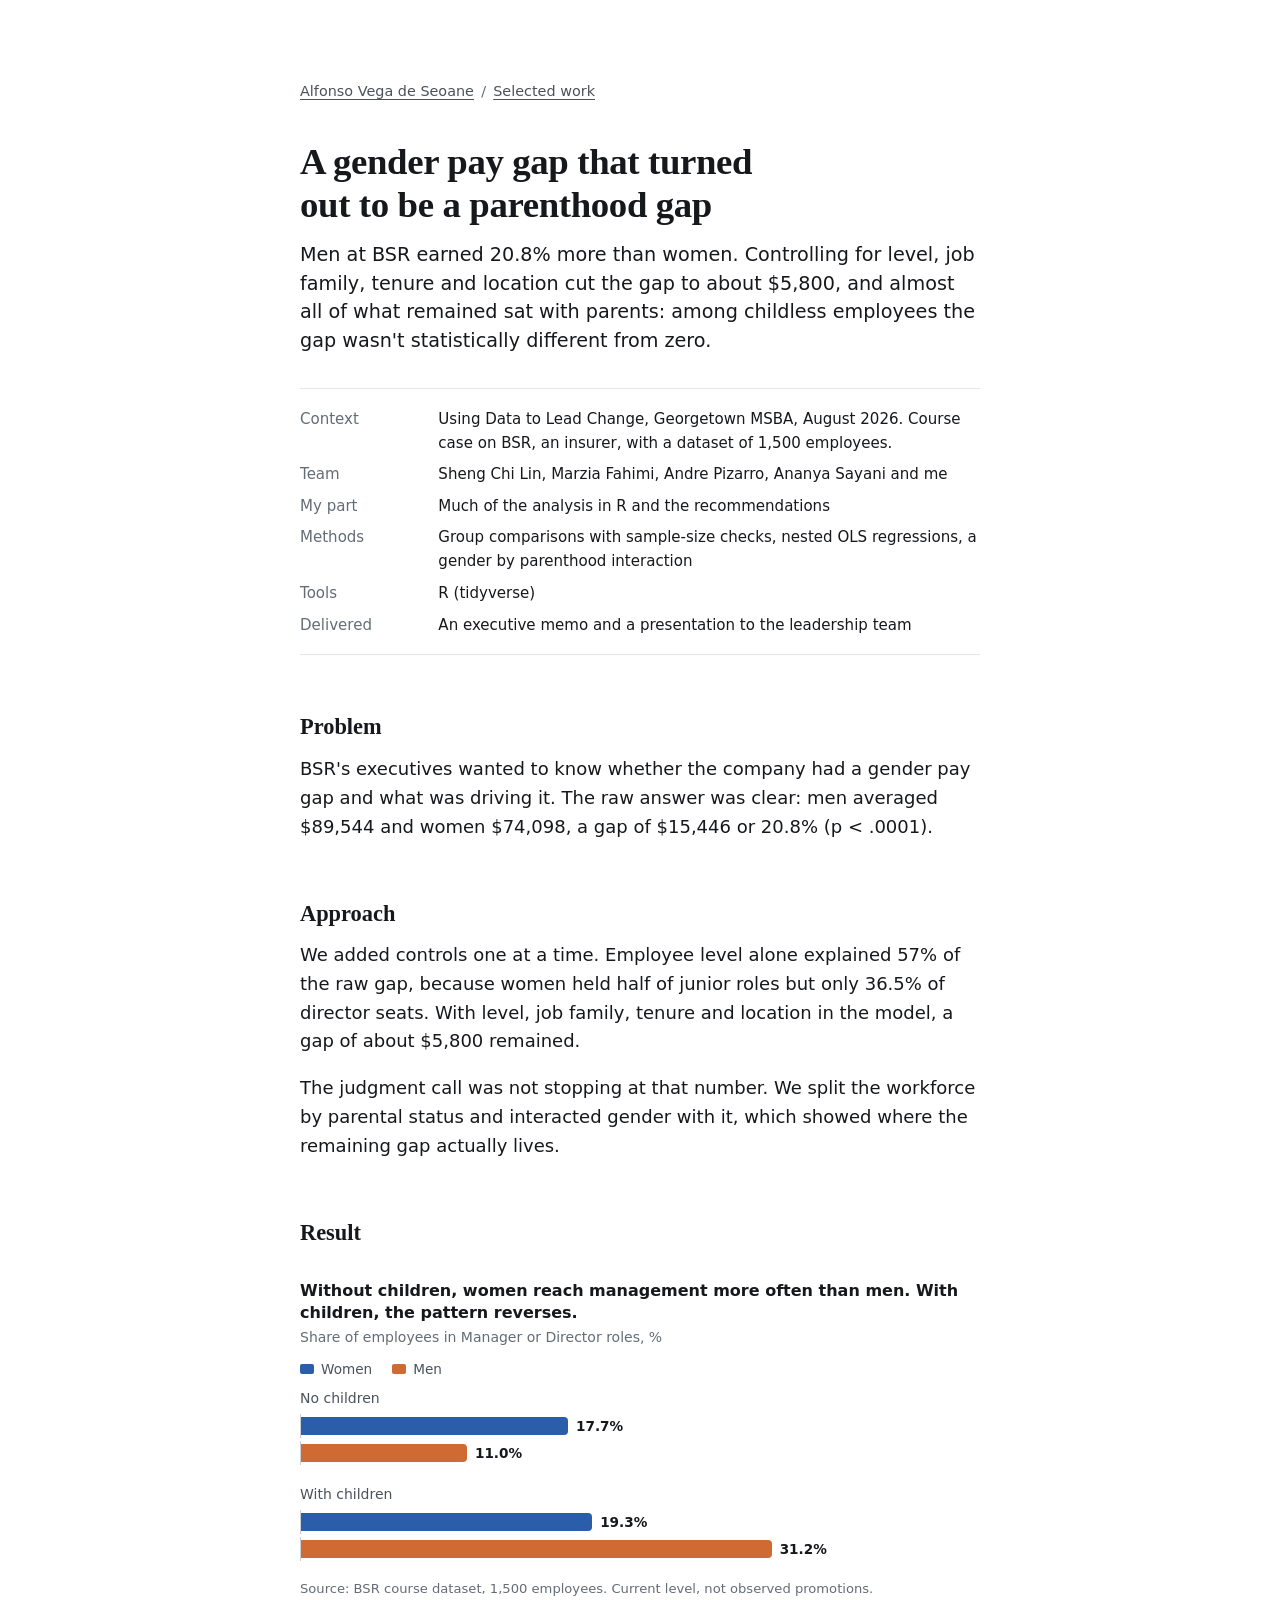
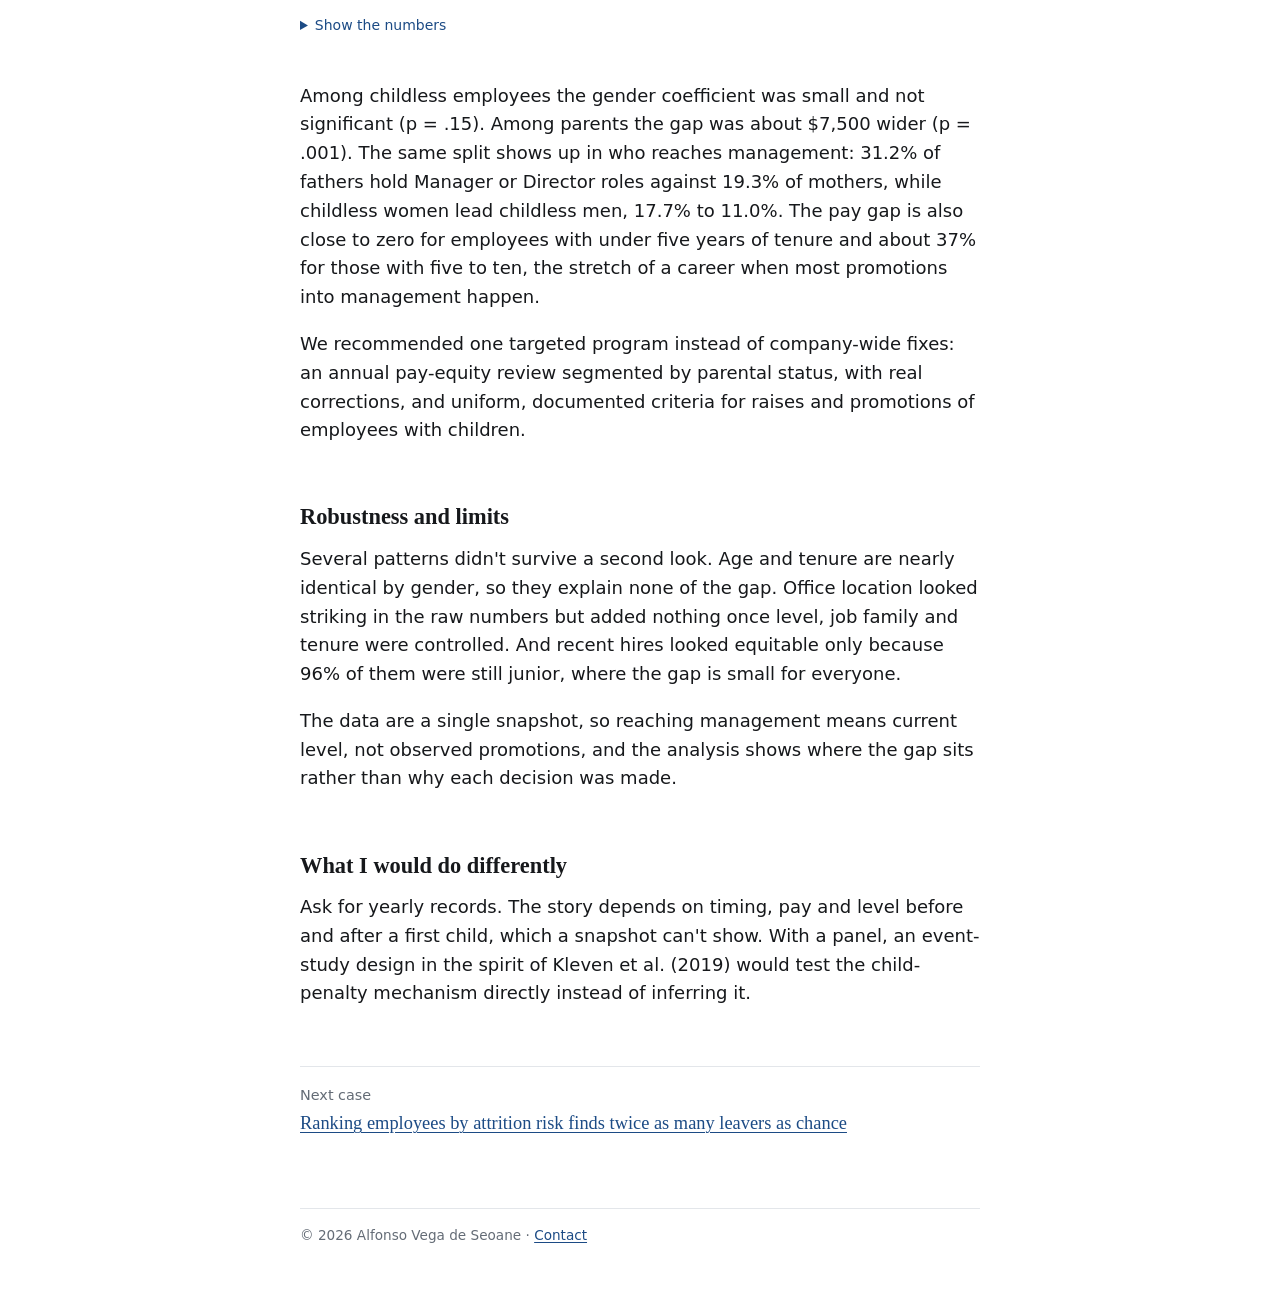
<file: work/pay-gap-parenthood.html>
<!DOCTYPE html>
<html lang="en">
<head>
<meta charset="utf-8">
<meta name="viewport" content="width=device-width, initial-scale=1">
<title>A gender pay gap that was a parenthood gap · Alfonso Vega de Seoane</title>
<meta name="description" content="Nested regressions on 1,500 employees show a 20.8% gender pay gap that, after controls, sits almost entirely with parents. Team case study.">
<meta name="color-scheme" content="light dark">
<link rel="canonical" href="https://alfonso-vega-jaquete.github.io/work/pay-gap-parenthood.html">
<meta property="og:type" content="article">
<meta property="og:title" content="A gender pay gap that turned out to be a parenthood gap">
<meta property="og:description" content="Pay-equity analysis with nested regressions and a gender by parenthood interaction. Case study by Alfonso Vega de Seoane.">
<meta property="og:url" content="https://alfonso-vega-jaquete.github.io/work/pay-gap-parenthood.html">
<meta property="og:image" content="https://alfonso-vega-jaquete.github.io/assets/og-card.jpg">
<link rel="icon" href="../assets/favicon.svg" type="image/svg+xml">
<link rel="stylesheet" href="../assets/style.css">
</head>
<body class="case-page">
<a class="skip" href="#main">Skip to content</a>
<div class="wrap">
<nav class="crumbs" aria-label="Breadcrumb"><a href="../index.html">Alfonso Vega de Seoane</a><span aria-hidden="true">/</span><a href="../index.html#work">Selected work</a></nav>
<main id="main">
<article>
<h1>A gender pay gap that turned out to be a parenthood gap</h1>
<p class="lede">Men at BSR earned 20.8% more than women. Controlling for level, job family, tenure and location cut the gap to about $5,800, and almost all of what remained sat with parents: among childless employees the gap wasn't statistically different from zero.</p>

<dl class="glance">
  <dt>Context</dt><dd>Using Data to Lead Change, Georgetown MSBA, August 2026. Course case on BSR, an insurer, with a dataset of 1,500 employees.</dd>
  <dt>Team</dt><dd>Sheng Chi Lin, Marzia Fahimi, Andre Pizarro, Ananya Sayani and me</dd>
  <dt>My part</dt><dd>Much of the analysis in R and the recommendations</dd>
  <dt>Methods</dt><dd>Group comparisons with sample-size checks, nested OLS regressions, a gender by parenthood interaction</dd>
  <dt>Tools</dt><dd>R (tidyverse)</dd>
  <dt>Delivered</dt><dd>An executive memo and a presentation to the leadership team</dd>
</dl>

<h2>Problem</h2>
<p>BSR's executives wanted to know whether the company had a gender pay gap and what was driving it. The raw answer was clear: men averaged $89,544 and women $74,098, a gap of $15,446 or 20.8% (p &lt; .0001).</p>

<h2>Approach</h2>
<p>We added controls one at a time. Employee level alone explained 57% of the raw gap, because women held half of junior roles but only 36.5% of director seats. With level, job family, tenure and location in the model, a gap of about $5,800 remained.</p>
<p>The judgment call was not stopping at that number. We split the workforce by parental status and interacted gender with it, which showed where the remaining gap actually lives.</p>

<h2>Result</h2>
<figure>
  <p class="fig-title">Without children, women reach management more often than men. With children, the pattern reverses.</p>
  <p class="fig-sub">Share of employees in Manager or Director roles, %</p>
  <ul class="legend">
    <li><span class="key k-s1" aria-hidden="true"></span>Women</li>
    <li><span class="key k-s2" aria-hidden="true"></span>Men</li>
  </ul>
  <div class="gbars" style="--max:40">
    <div class="group"><p class="gname">No children</p>
      <div class="row base"><span class="bar s1" style="--v:17.7"></span><span class="val" style="--v:17.7"><span class="sr">Women: </span>17.7%</span></div>
      <div class="row base"><span class="bar s2" style="--v:11.0"></span><span class="val" style="--v:11.0"><span class="sr">Men: </span>11.0%</span></div>
    </div>
    <div class="group"><p class="gname">With children</p>
      <div class="row base"><span class="bar s1" style="--v:19.3"></span><span class="val" style="--v:19.3"><span class="sr">Women: </span>19.3%</span></div>
      <div class="row base"><span class="bar s2" style="--v:31.2"></span><span class="val" style="--v:31.2"><span class="sr">Men: </span>31.2%</span></div>
    </div>
  </div>
  <figcaption>Source: BSR course dataset, 1,500 employees. Current level, not observed promotions.
  <details class="numbers"><summary>Show the numbers</summary>
    <div class="scroll"><table>
      <thead><tr><th scope="col">Group</th><th scope="col">In Manager or Director roles</th><th scope="col">Employees</th></tr></thead>
      <tbody>
        <tr><td>Women, no children</td><td>17.7%</td><td>406</td></tr>
        <tr><td>Men, no children</td><td>11.0%</td><td>346</td></tr>
        <tr><td>Women, with children</td><td>19.3%</td><td>331</td></tr>
        <tr><td>Men, with children</td><td>31.2%</td><td>417</td></tr>
      </tbody>
    </table></div>
  </details>
  </figcaption>
</figure>
<p>Among childless employees the gender coefficient was small and not significant (p = .15). Among parents the gap was about $7,500 wider (p = .001). The same split shows up in who reaches management: 31.2% of fathers hold Manager or Director roles against 19.3% of mothers, while childless women lead childless men, 17.7% to 11.0%. The pay gap is also close to zero for employees with under five years of tenure and about 37% for those with five to ten, the stretch of a career when most promotions into management happen.</p>
<p>We recommended one targeted program instead of company-wide fixes: an annual pay-equity review segmented by parental status, with real corrections, and uniform, documented criteria for raises and promotions of employees with children.</p>

<h2>Robustness and limits</h2>
<p>Several patterns didn't survive a second look. Age and tenure are nearly identical by gender, so they explain none of the gap. Office location looked striking in the raw numbers but added nothing once level, job family and tenure were controlled. And recent hires looked equitable only because 96% of them were still junior, where the gap is small for everyone.</p>
<p>The data are a single snapshot, so reaching management means current level, not observed promotions, and the analysis shows where the gap sits rather than why each decision was made.</p>

<h2>What I would do differently</h2>
<p>Ask for yearly records. The story depends on timing, pay and level before and after a first child, which a snapshot can't show. With a panel, an event-study design in the spirit of Kleven et al. (2019) would test the child-penalty mechanism directly instead of inferring it.</p>
</article>
</main>
<nav class="next" aria-label="Next case">Next case<br><a href="attrition-risk.html">Ranking employees by attrition risk finds twice as many leavers as chance</a></nav>
<footer>© 2026 Alfonso Vega de Seoane · <a href="../index.html#contact">Contact</a></footer>
</div>
</body>
</html>
</file>
<file: assets/style.css>
/* VOICE: quiet and exact, like a figure page in a consulting report
   IDEA: a working paper set for the screen: claim first, then the exhibit, then the caveats
   PICTURE: each case carries one or two exhibits drawn as report figures
   COLOUR and TYPE: near-black on white, one navy accent; serif headings, system sans text
   LAYOUT: one 680px reading column, hairline rules instead of boxes */
:root{
  color-scheme:light dark;
  --bg:light-dark(#ffffff,#121416);
  --ink:light-dark(#16181b,#e8eaed);
  --ink-2:light-dark(#4b525b,#b3bbc5);
  --muted:light-dark(#646c76,#98a1ac);
  --rule:light-dark(#e3e6ea,#2a2e34);
  --axis:light-dark(#c9ced5,#3a3f46);
  --accent:light-dark(#1c4b85,#8db4ea);
  --s1:light-dark(#2a5ea8,#5b8fd6);
  --s2:light-dark(#cf6a32,#d4743e);
  --ctx:light-dark(#9aa3ad,#5f6873);
  --wash:light-dark(#f5f6f8,#1a1d21);
  --serif:"Iowan Old Style","Charter","Sitka Text",Cambria,Georgia,serif;
  --sans:system-ui,-apple-system,"Segoe UI",Roboto,"Helvetica Neue",Arial,sans-serif;
}
:root[data-theme=light]{color-scheme:light}
:root[data-theme=dark]{color-scheme:dark}
*{box-sizing:border-box;min-width:0}
html{-webkit-text-size-adjust:100%;scroll-padding-top:24px}
body{margin:0;background:var(--bg);color:var(--ink);font:18px/1.6 var(--sans);overflow-x:clip}
.wrap{max-width:720px;margin:0 auto;padding:clamp(32px,7vw,80px) 20px 48px}
.skip{position:absolute;left:-9999px;top:12px;background:var(--bg);color:var(--accent);padding:8px 12px;z-index:5}
.skip:focus{left:12px}
.sr{position:absolute;width:1px;height:1px;overflow:hidden;clip-path:inset(50%);white-space:nowrap}

h1,h2,h3{font-family:var(--serif);font-weight:600;color:var(--ink);text-wrap:balance}
h1{font-size:clamp(2rem,1.45rem + 2.2vw,2.6rem);line-height:1.1;letter-spacing:-.01em;margin:0 0 .4em}
h2{font-size:1.4rem;line-height:1.25;margin:2.6em 0 .6em}
h3{font-size:1.25rem;line-height:1.3;margin:.15em 0 .35em}
p{margin:0 0 1em}
a{color:var(--accent);text-decoration-thickness:1px;text-underline-offset:.18em}
a:hover{text-decoration-thickness:2px}
:focus-visible{outline:2px solid var(--accent);outline-offset:3px;border-radius:2px}

/* Home */
.intro{display:grid;grid-template-columns:120px minmax(0,1fr);gap:28px;align-items:start}
.intro img{display:block;width:120px;height:150px;object-fit:cover;border-radius:6px;background:var(--wash)}
.lede{font-size:1.2rem;line-height:1.5;color:var(--ink)}
.status{color:var(--ink-2)}
.quick{display:flex;flex-wrap:wrap;gap:4px 22px;margin:1.1em 0 0;padding:0;list-style:none;font-weight:500}
.quick a{display:inline-block;padding:9px 0}
section{scroll-margin-top:24px}
.cases{list-style:none;margin:0;padding:0}
.case{position:relative;padding:1.35rem 0 1.4rem;border-top:1px solid var(--rule)}
.case:last-child{border-bottom:1px solid var(--rule)}
.case-tag{font-size:.85rem;color:var(--muted);margin:0 0 .25em}
.case h3 a{color:var(--ink);text-decoration:none}
.case h3 a::after{content:"";position:absolute;inset:0}
.case:hover h3 a,.case h3 a:focus-visible{color:var(--accent);text-decoration:underline;text-decoration-thickness:1px}
.case-key{color:var(--ink-2);margin:0 0 .35em}
.case-tools{font-size:.85rem;color:var(--muted);margin:0}
.facts{display:grid;grid-template-columns:7em minmax(0,1fr);gap:.4em 1.2em;margin:0}
.facts dt{color:var(--muted)}
.facts dd{margin:0}
footer{margin-top:4.5rem;padding-top:1rem;border-top:1px solid var(--rule);font-size:.85rem;color:var(--muted)}

/* Case pages */
.crumbs{display:flex;flex-wrap:wrap;gap:0 .5em;font-size:.9rem;color:var(--muted);margin:0 0 2.4rem}
.crumbs a{color:var(--ink-2)}
.case-page h1{font-size:clamp(1.75rem,1.3rem + 1.8vw,2.3rem);line-height:1.15}
.glance{display:grid;grid-template-columns:8em minmax(0,1fr);gap:.5em 1.2em;margin:2rem 0 0;padding:1.1rem 0;border-top:1px solid var(--rule);border-bottom:1px solid var(--rule);font-size:.94rem}
.glance dt{color:var(--muted)}
.glance dd{margin:0}
.stats{display:grid;grid-template-columns:repeat(auto-fit,minmax(140px,1fr));gap:20px 24px;margin:2rem 0 0;padding:1.2rem 0;border-bottom:1px solid var(--rule)}
.stat .v{font-size:clamp(1.25rem,1rem + 1.2vw,1.55rem);font-weight:650;line-height:1.15;white-space:nowrap}
.stat .l{font-size:.82rem;line-height:1.4;color:var(--muted);margin-top:.35em}
.next{margin-top:3.6rem;padding-top:1.1rem;border-top:1px solid var(--rule);font-size:.9rem;color:var(--muted)}
.next a{display:inline-block;margin-top:.2em;font-family:var(--serif);font-size:1.15rem;line-height:1.35}

/* Figures */
figure{margin:2.1rem 0 2.3rem}
.fig-title{font-weight:650;font-size:1rem;line-height:1.35;margin:0 0 .15em}
.fig-sub{font-size:.875rem;color:var(--muted);margin:0 0 .75em}
.legend{display:flex;flex-wrap:wrap;gap:4px 20px;font-size:.85rem;color:var(--ink-2);margin:0 0 .5em;padding:0;list-style:none}
.key{display:inline-block;width:14px;height:10px;border-radius:2px;margin-right:7px}
.key.line{width:20px;height:0;border-radius:0;border-top:2px solid;vertical-align:middle}
.key.dash{border-top-style:dashed}
.k-s1{background:var(--s1);border-color:var(--s1)}
.k-s2{background:var(--s2)}
.k-ctx{background:var(--ctx)}
.key.line.k-s1{border-top-color:var(--s1)}
.key.line.k-syn{border-top-color:var(--ink-2)}
figcaption{font-size:.82rem;line-height:1.45;color:var(--muted);margin-top:.8em}
details.numbers{margin-top:.5em;font-size:.875rem;color:var(--ink)}
details.numbers summary{cursor:pointer;color:var(--accent);padding:10px 0}
.scroll{overflow-x:auto}
table{border-collapse:collapse;width:100%;font-variant-numeric:tabular-nums}
th,td{text-align:right;padding:.35em .6em;border-bottom:1px solid var(--rule);white-space:nowrap}
th{font-weight:600;color:var(--ink-2)}
th:first-child,td:first-child{text-align:left}

/* Line chart (drawn by site.js) */
.chart{position:relative;height:clamp(250px,58vw,330px)}
.chart svg{position:absolute;inset:0;width:100%;height:100%;overflow:visible}
.chart svg:focus-visible{outline-offset:6px}
.tick{fill:var(--muted);font:12px var(--sans);font-variant-numeric:tabular-nums}
.grid{stroke:var(--rule);stroke-width:1}
.axis{stroke:var(--axis);stroke-width:1}
.ln{fill:none;stroke-width:2;stroke-linejoin:round;stroke-linecap:round}
.ln.s1{stroke:var(--s1)}
.ln.syn{stroke:var(--ink-2);stroke-dasharray:6 5}
.dot{stroke:var(--bg);stroke-width:2}
.dot.s1{fill:var(--s1)}
.dot.syn{fill:var(--ink-2)}
.endlab{fill:var(--ink-2);font:12.5px var(--sans)}
.treat{stroke:var(--axis);stroke-width:1}
.treat-lab{fill:var(--muted);font:12px var(--sans)}
.xhair{stroke:var(--ink-2);stroke-width:1;opacity:0}
.chart.active .xhair{opacity:.55}
.tip{position:absolute;top:0;left:0;pointer-events:none;background:var(--bg);border:1px solid var(--rule);border-radius:6px;box-shadow:0 2px 12px rgb(0 0 0/.08);padding:8px 10px;font-size:.8rem;line-height:1.4;white-space:nowrap;opacity:0}
.chart.active .tip{opacity:1}
.tip b{display:block;font-size:.85rem;margin-bottom:2px}
.tip .row{display:flex;align-items:center;gap:7px;color:var(--ink-2)}
.tip .row strong{color:var(--ink);font-weight:650;font-variant-numeric:tabular-nums}
.tip .row i{display:inline-block;width:14px;border-top:2px solid}

/* Diverging bars (HTML) */
.hbars{list-style:none;margin:0;padding:0}
.hbars li{display:grid;grid-template-columns:7.2em minmax(0,1fr) 3.2em;align-items:center;gap:10px;min-height:26px;font-size:.85rem;border-radius:4px}
.hbars .lab{color:var(--ink-2);text-align:right;white-space:nowrap}
.hbars .track{position:relative;height:14px}
.hbars .track::before{content:"";position:absolute;left:50%;top:-6px;bottom:-6px;border-left:1px solid var(--axis)}
.hbars .bar{position:absolute;top:0;height:100%;background:var(--ctx)}
.hbars .bar.pos{left:50%;width:calc(var(--v) / var(--max) * 50%);border-radius:0 4px 4px 0}
.hbars .bar.neg{right:50%;width:calc(var(--v) / var(--max) * 50%);border-radius:4px 0 0 4px}
.hbars .val{color:var(--ink-2);font-variant-numeric:tabular-nums;white-space:nowrap}
.hbars li:not(.show) .val{opacity:0}
.hbars li:hover,.hbars li:focus{background:var(--wash);outline:none}
.hbars li:hover .val,.hbars li:focus .val{opacity:1}
.hbars li:focus-visible{outline:2px solid var(--accent);outline-offset:1px}
.hbars li.hl .bar{background:var(--s1)}
.hbars li.hl .lab,.hbars li.hl .val{color:var(--ink);font-weight:650}

/* Grouped bars (HTML) */
.gbars{margin:0}
.gbars .group{margin:0 0 1em}
.gbars .gname{font-size:.875rem;color:var(--ink-2);margin:0 0 .3em}
.gbars .row{position:relative;height:24px;margin:0 4.2em 3px 0}
.gbars .bar{position:absolute;left:0;top:3px;height:18px;width:calc(var(--v) / var(--max) * 100%);border-radius:0 4px 4px 0}
.gbars .bar.s1{background:var(--s1)}
.gbars .bar.s2{background:var(--s2)}
.gbars .bar.ctx{background:var(--ctx)}
.gbars .val{position:absolute;top:0;left:calc(var(--v) / var(--max) * 100% + 8px);font-size:.85rem;line-height:24px;color:var(--ink);font-weight:600;font-variant-numeric:tabular-nums;white-space:nowrap}
.gbars .val.soft{color:var(--muted);font-weight:400}
.gbars .base{border-left:1px solid var(--axis);padding-left:0}

@media (max-width:600px){
  body{font-size:17px}
  .intro{grid-template-columns:1fr;gap:18px}
  .intro img{width:96px;height:120px}
  .glance{grid-template-columns:1fr;gap:0}
  .glance dd{margin:0 0 .6em}
  .facts{grid-template-columns:1fr;gap:0}
  .facts dd{margin:0 0 .5em}
  .hbars li{grid-template-columns:6.4em minmax(0,1fr) 3em;gap:8px}
  table{font-size:13px}
}
@media (prefers-reduced-motion:no-preference){.tip,.xhair{transition:opacity .12s}}
@media print{
  body{font-size:11pt}
  .quick,.skip,details.numbers summary,.next{display:none}
  details.numbers{display:block}
  a{color:inherit}
}
</file>
